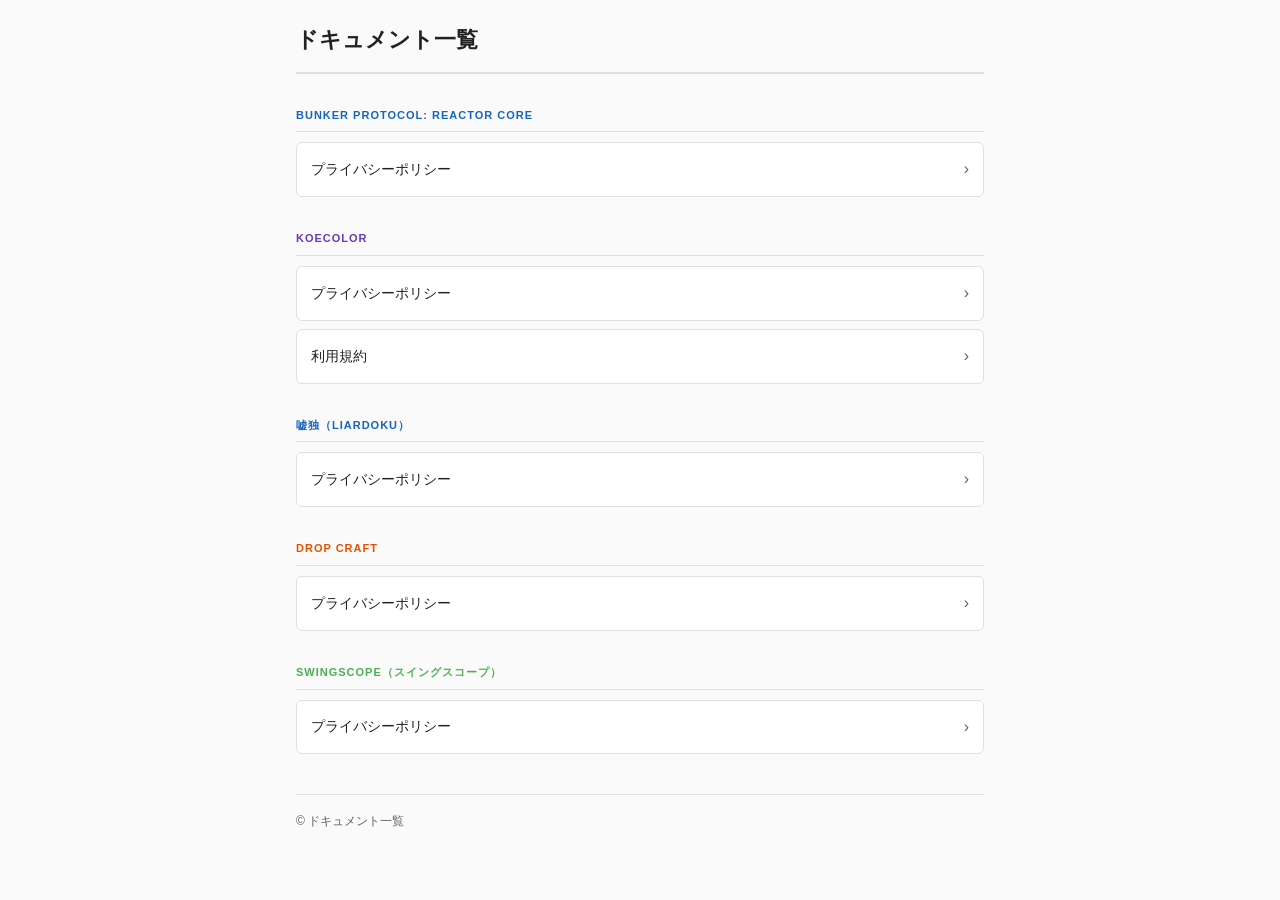
<file: docs/index.html>
<!DOCTYPE html>
<html lang="ja">
<head>
  <meta charset="UTF-8">
  <meta name="viewport" content="width=device-width, initial-scale=1.0">
  <title>ドキュメント一覧</title>
  <link rel="stylesheet" href="css/base.css">
  <style>
    header { border-bottom-color: var(--border); margin-bottom: 32px; }
  </style>
</head>
<body>

<header>
  <h1>ドキュメント一覧</h1>
</header>

<div class="section">
  <div class="section-title" style="color: #1565C0;">BUNKER PROTOCOL: Reactor Core</div>
  <ul class="doc-list">
    <li>
      <a href="bunker-protocol-privacy-policy.html">
        <span class="doc-name">プライバシーポリシー</span>
        <span class="doc-arrow">›</span>
      </a>
    </li>
  </ul>
</div>

<div class="section">
  <div class="section-title" style="color: #673AB7;">KoeColor</div>
  <ul class="doc-list">
    <li>
      <a href="privacy-policy.html">
        <span class="doc-name">プライバシーポリシー</span>
        <span class="doc-arrow">›</span>
      </a>
    </li>
    <li>
      <a href="terms-of-service.html">
        <span class="doc-name">利用規約</span>
        <span class="doc-arrow">›</span>
      </a>
    </li>
  </ul>
</div>

<div class="section">
  <div class="section-title" style="color: #1565C0;">嘘独（LiarDoku）</div>
  <ul class="doc-list">
    <li>
      <a href="liardoku-privacy-policy.html">
        <span class="doc-name">プライバシーポリシー</span>
        <span class="doc-arrow">›</span>
      </a>
    </li>
  </ul>
</div>

<div class="section">
  <div class="section-title" style="color: #E65100;">Drop Craft</div>
  <ul class="doc-list">
    <li>
      <a href="drop-craft-privacy-policy.html">
        <span class="doc-name">プライバシーポリシー</span>
        <span class="doc-arrow">›</span>
      </a>
    </li>
  </ul>
</div>

<div class="section">
  <div class="section-title" style="color: #4CAF50;">SwingScope（スイングスコープ）</div>
  <ul class="doc-list">
    <li>
      <a href="swingscope-privacy-policy.html">
        <span class="doc-name">プライバシーポリシー</span>
        <span class="doc-arrow">›</span>
      </a>
    </li>
  </ul>
</div>

<footer>
  &copy; ドキュメント一覧
</footer>

</body>
</html>
</file>
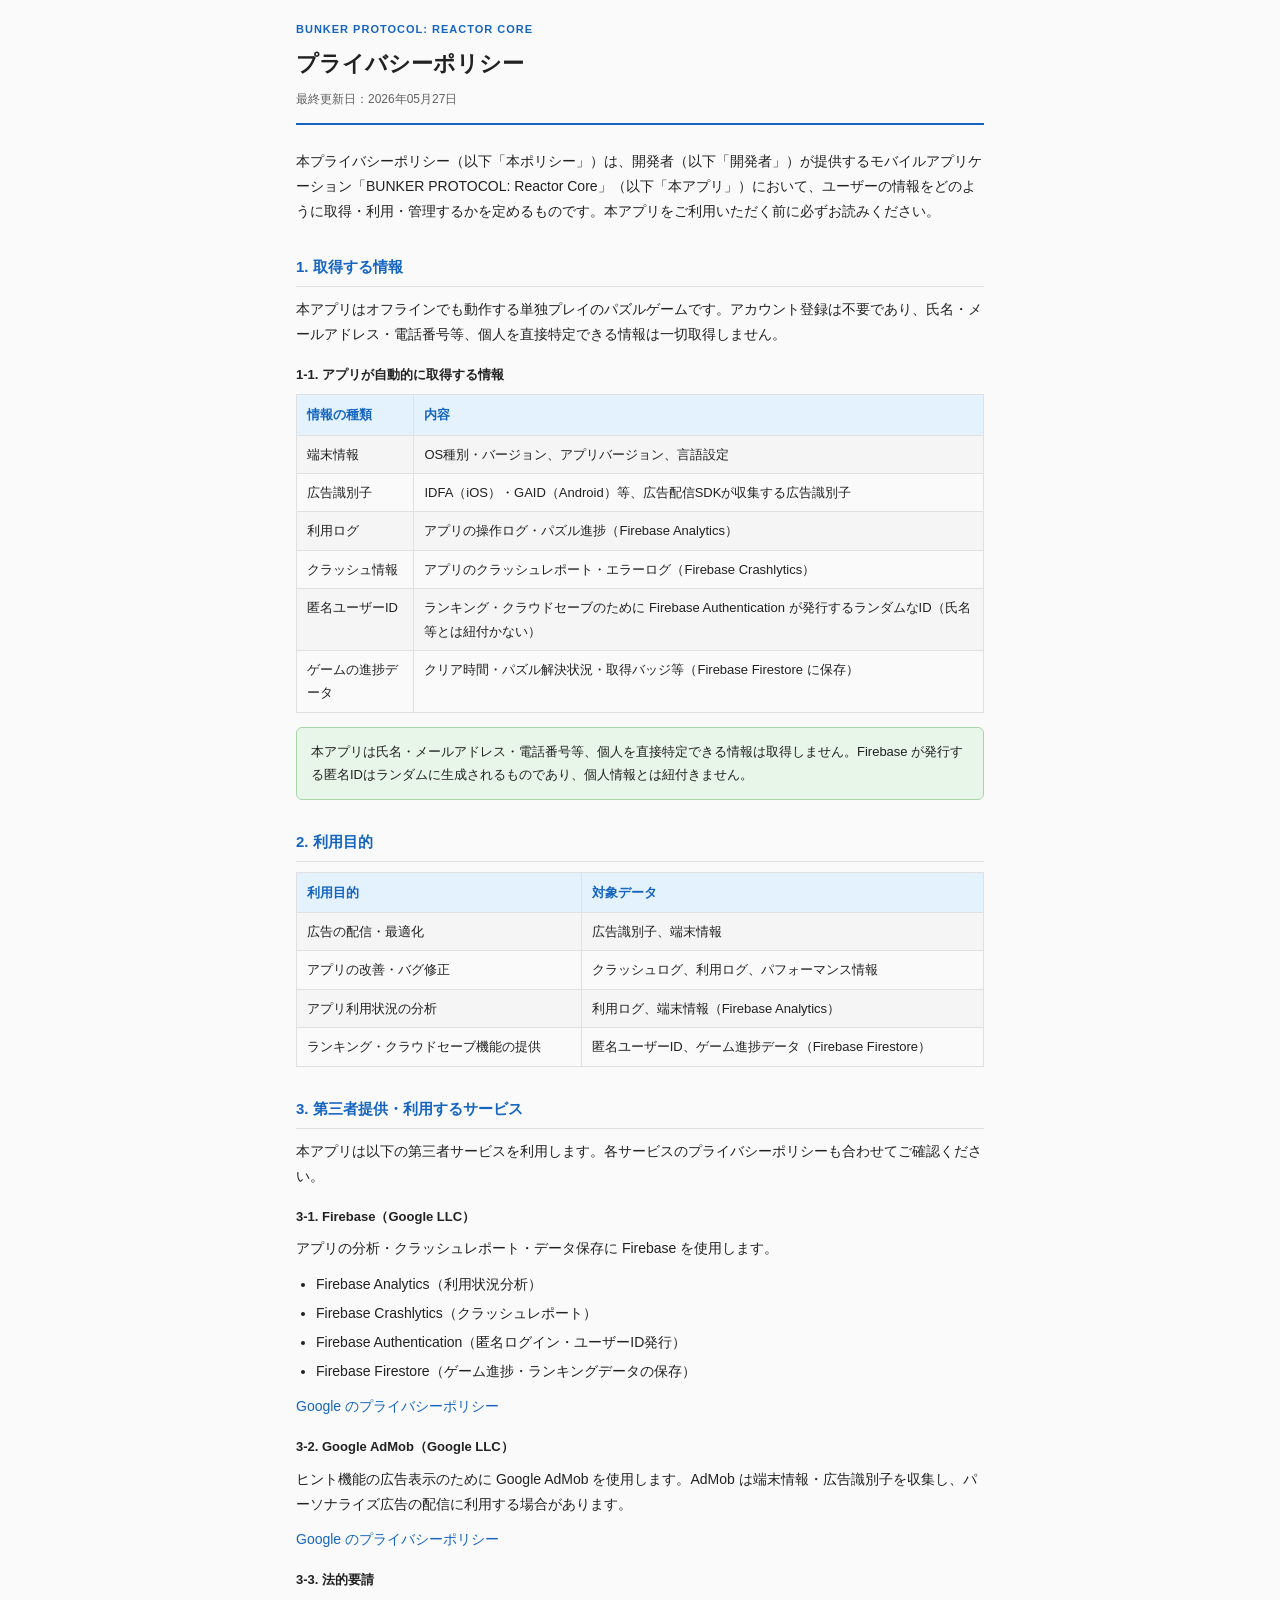
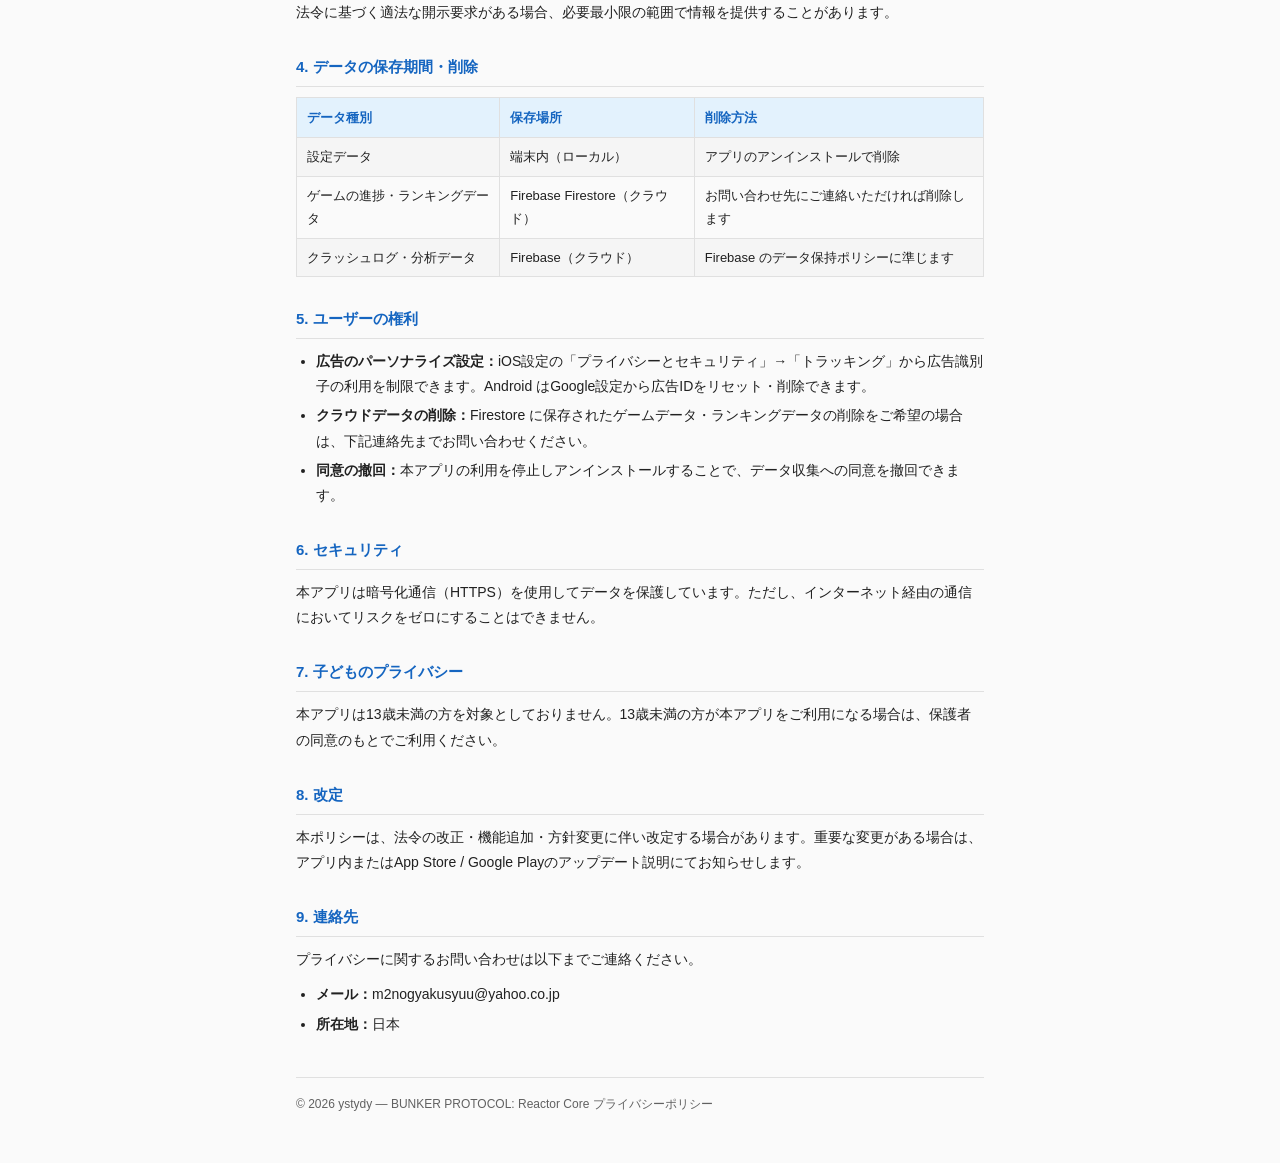
<file: docs/bunker-protocol-privacy-policy.html>
<!DOCTYPE html>
<html lang="ja">
<head>
  <meta charset="UTF-8">
  <meta name="viewport" content="width=device-width, initial-scale=1.0">
  <title>プライバシーポリシー - BUNKER PROTOCOL: Reactor Core</title>
  <link rel="stylesheet" href="css/base.css">
  <style>
    :root {
      --accent:           #1565C0;
      --th-bg:            #E3F2FD;
      --important-bg:     #E8F5E9;
      --important-border: #A5D6A7;
    }
  </style>
</head>
<body>

<header>
  <div class="app-name">BUNKER PROTOCOL: Reactor Core</div>
  <h1>プライバシーポリシー</h1>
  <div class="date">最終更新日：2026年05月27日</div>
</header>

<p>本プライバシーポリシー（以下「本ポリシー」）は、開発者（以下「開発者」）が提供するモバイルアプリケーション「BUNKER PROTOCOL: Reactor Core」（以下「本アプリ」）において、ユーザーの情報をどのように取得・利用・管理するかを定めるものです。本アプリをご利用いただく前に必ずお読みください。</p>

<h2>1. 取得する情報</h2>

<p>本アプリはオフラインでも動作する単独プレイのパズルゲームです。アカウント登録は不要であり、氏名・メールアドレス・電話番号等、個人を直接特定できる情報は一切取得しません。</p>

<h3>1-1. アプリが自動的に取得する情報</h3>
<table>
  <tr><th>情報の種類</th><th>内容</th></tr>
  <tr><td>端末情報</td><td>OS種別・バージョン、アプリバージョン、言語設定</td></tr>
  <tr><td>広告識別子</td><td>IDFA（iOS）・GAID（Android）等、広告配信SDKが収集する広告識別子</td></tr>
  <tr><td>利用ログ</td><td>アプリの操作ログ・パズル進捗（Firebase Analytics）</td></tr>
  <tr><td>クラッシュ情報</td><td>アプリのクラッシュレポート・エラーログ（Firebase Crashlytics）</td></tr>
  <tr><td>匿名ユーザーID</td><td>ランキング・クラウドセーブのために Firebase Authentication が発行するランダムなID（氏名等とは紐付かない）</td></tr>
  <tr><td>ゲームの進捗データ</td><td>クリア時間・パズル解決状況・取得バッジ等（Firebase Firestore に保存）</td></tr>
</table>

<div class="important">本アプリは氏名・メールアドレス・電話番号等、個人を直接特定できる情報は取得しません。Firebase が発行する匿名IDはランダムに生成されるものであり、個人情報とは紐付きません。</div>

<h2>2. 利用目的</h2>
<table>
  <tr><th>利用目的</th><th>対象データ</th></tr>
  <tr><td>広告の配信・最適化</td><td>広告識別子、端末情報</td></tr>
  <tr><td>アプリの改善・バグ修正</td><td>クラッシュログ、利用ログ、パフォーマンス情報</td></tr>
  <tr><td>アプリ利用状況の分析</td><td>利用ログ、端末情報（Firebase Analytics）</td></tr>
  <tr><td>ランキング・クラウドセーブ機能の提供</td><td>匿名ユーザーID、ゲーム進捗データ（Firebase Firestore）</td></tr>
</table>

<h2>3. 第三者提供・利用するサービス</h2>
<p>本アプリは以下の第三者サービスを利用します。各サービスのプライバシーポリシーも合わせてご確認ください。</p>

<h3>3-1. Firebase（Google LLC）</h3>
<p>アプリの分析・クラッシュレポート・データ保存に Firebase を使用します。</p>
<ul>
  <li>Firebase Analytics（利用状況分析）</li>
  <li>Firebase Crashlytics（クラッシュレポート）</li>
  <li>Firebase Authentication（匿名ログイン・ユーザーID発行）</li>
  <li>Firebase Firestore（ゲーム進捗・ランキングデータの保存）</li>
</ul>
<p><a href="https://policies.google.com/privacy" target="_blank">Google のプライバシーポリシー</a></p>

<h3>3-2. Google AdMob（Google LLC）</h3>
<p>ヒント機能の広告表示のために Google AdMob を使用します。AdMob は端末情報・広告識別子を収集し、パーソナライズ広告の配信に利用する場合があります。</p>
<p><a href="https://policies.google.com/privacy" target="_blank">Google のプライバシーポリシー</a></p>

<h3>3-3. 法的要請</h3>
<p>法令に基づく適法な開示要求がある場合、必要最小限の範囲で情報を提供することがあります。</p>

<h2>4. データの保存期間・削除</h2>
<table>
  <tr><th>データ種別</th><th>保存場所</th><th>削除方法</th></tr>
  <tr><td>設定データ</td><td>端末内（ローカル）</td><td>アプリのアンインストールで削除</td></tr>
  <tr><td>ゲームの進捗・ランキングデータ</td><td>Firebase Firestore（クラウド）</td><td>お問い合わせ先にご連絡いただければ削除します</td></tr>
  <tr><td>クラッシュログ・分析データ</td><td>Firebase（クラウド）</td><td>Firebase のデータ保持ポリシーに準じます</td></tr>
</table>

<h2>5. ユーザーの権利</h2>
<ul>
  <li><strong>広告のパーソナライズ設定：</strong>iOS設定の「プライバシーとセキュリティ」→「トラッキング」から広告識別子の利用を制限できます。Android はGoogle設定から広告IDをリセット・削除できます。</li>
  <li><strong>クラウドデータの削除：</strong>Firestore に保存されたゲームデータ・ランキングデータの削除をご希望の場合は、下記連絡先までお問い合わせください。</li>
  <li><strong>同意の撤回：</strong>本アプリの利用を停止しアンインストールすることで、データ収集への同意を撤回できます。</li>
</ul>

<h2>6. セキュリティ</h2>
<p>本アプリは暗号化通信（HTTPS）を使用してデータを保護しています。ただし、インターネット経由の通信においてリスクをゼロにすることはできません。</p>

<h2>7. 子どものプライバシー</h2>
<p>本アプリは13歳未満の方を対象としておりません。13歳未満の方が本アプリをご利用になる場合は、保護者の同意のもとでご利用ください。</p>

<h2>8. 改定</h2>
<p>本ポリシーは、法令の改正・機能追加・方針変更に伴い改定する場合があります。重要な変更がある場合は、アプリ内またはApp Store / Google Playのアップデート説明にてお知らせします。</p>

<h2>9. 連絡先</h2>
<p>プライバシーに関するお問い合わせは以下までご連絡ください。</p>
<ul>
  <li><strong>メール：</strong>m2nogyakusyuu@yahoo.co.jp</li>
  <li><strong>所在地：</strong>日本</li>
</ul>

<footer>
  &copy; 2026 ystydy — BUNKER PROTOCOL: Reactor Core プライバシーポリシー
</footer>

</body>
</html>
</file>
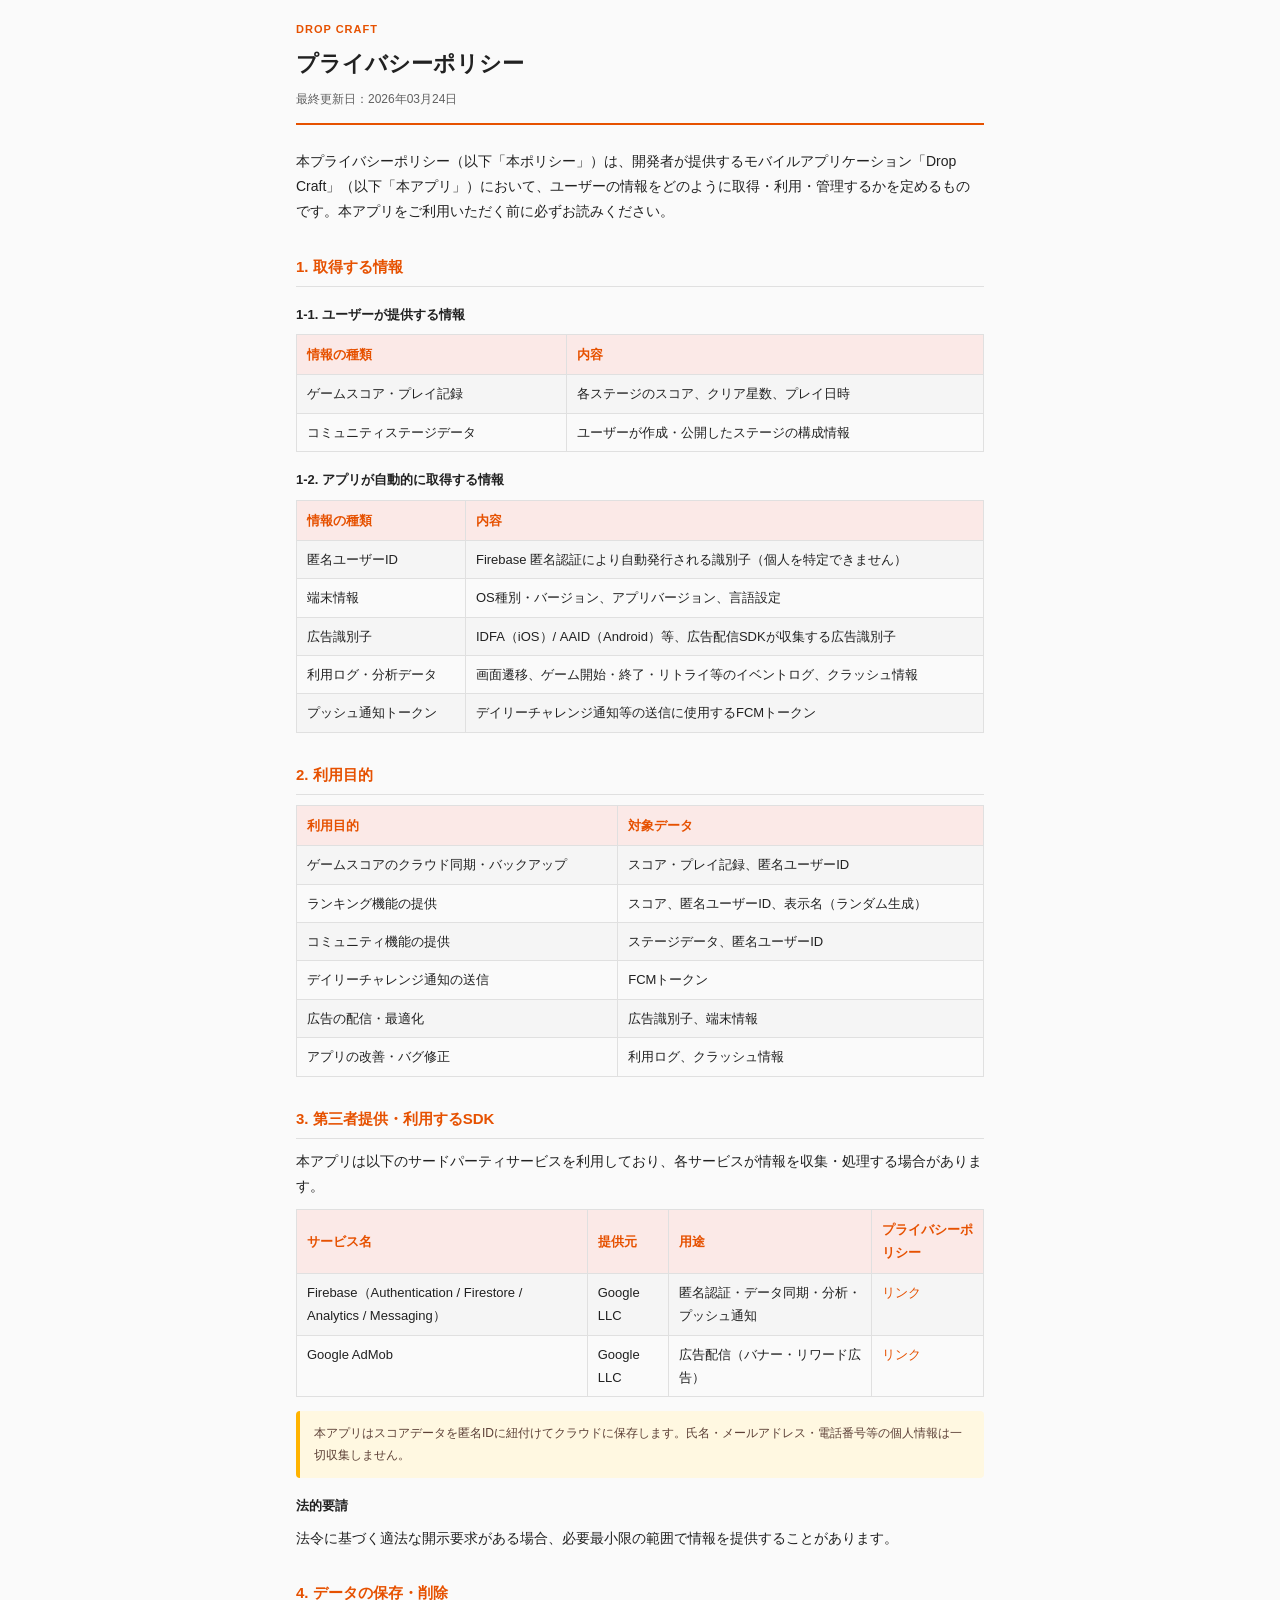
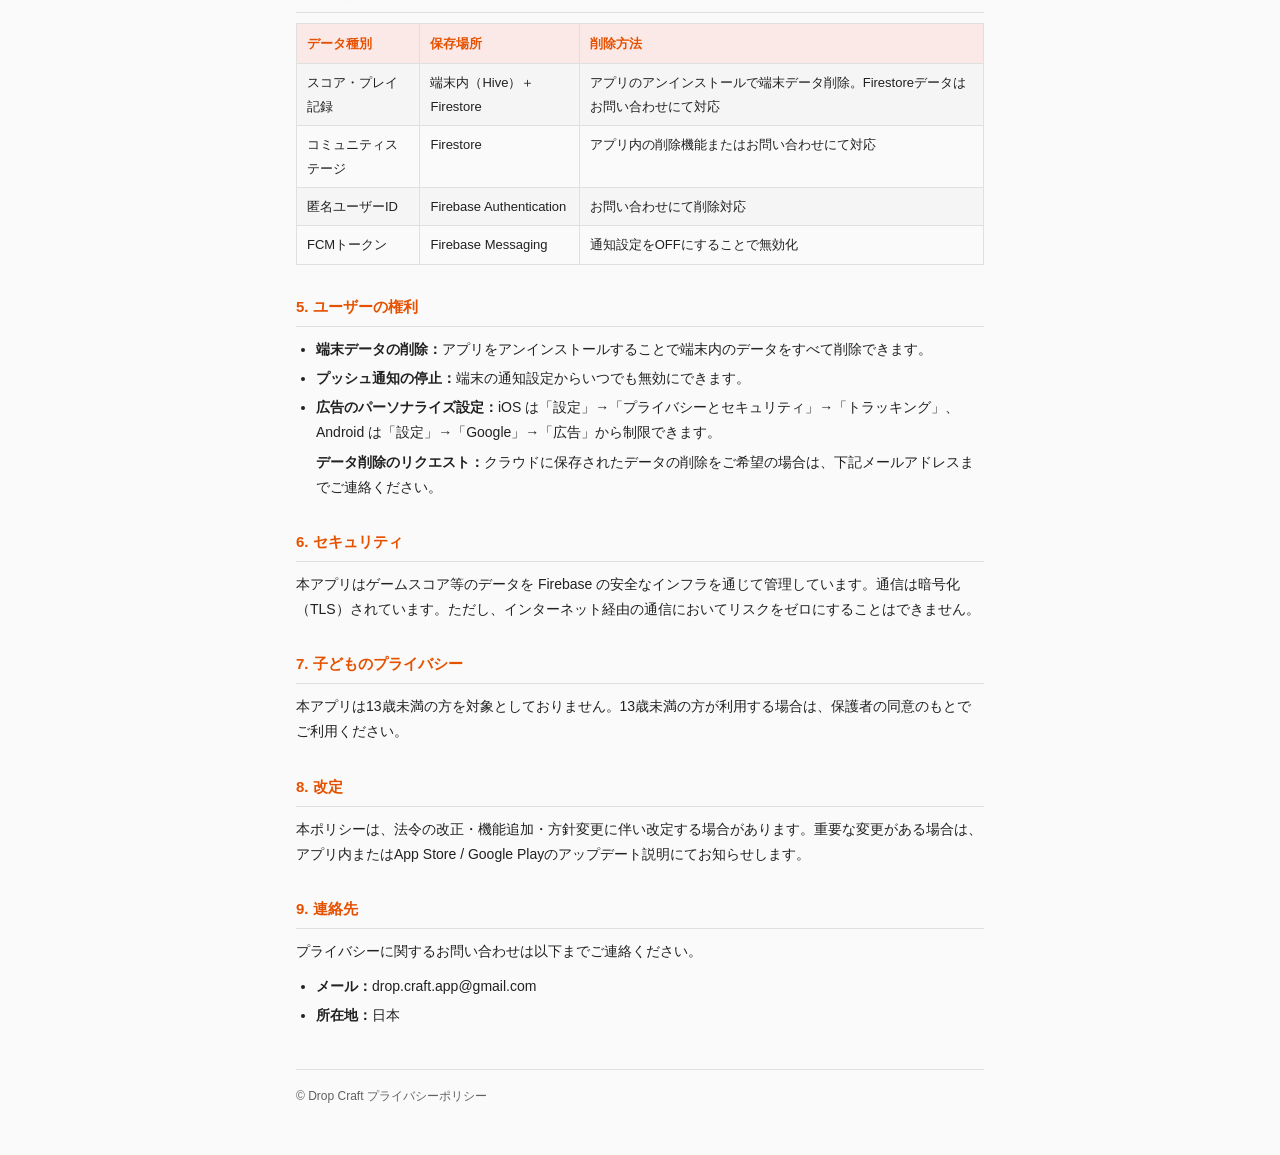
<file: docs/drop-craft-privacy-policy.html>
<!DOCTYPE html>
<html lang="ja">
<head>
  <meta charset="UTF-8">
  <meta name="viewport" content="width=device-width, initial-scale=1.0">
  <title>プライバシーポリシー - Drop Craft</title>
  <link rel="stylesheet" href="css/base.css">
  <style>
    :root {
      --accent: #E65100;
      --th-bg:  #FBE9E7;
    }
  </style>
</head>
<body>

<header>
  <div class="app-name">Drop Craft</div>
  <h1>プライバシーポリシー</h1>
  <div class="date">最終更新日：2026年03月24日</div>
</header>

<p>本プライバシーポリシー（以下「本ポリシー」）は、開発者が提供するモバイルアプリケーション「Drop Craft」（以下「本アプリ」）において、ユーザーの情報をどのように取得・利用・管理するかを定めるものです。本アプリをご利用いただく前に必ずお読みください。</p>

<h2>1. 取得する情報</h2>

<h3>1-1. ユーザーが提供する情報</h3>
<table>
  <tr><th>情報の種類</th><th>内容</th></tr>
  <tr><td>ゲームスコア・プレイ記録</td><td>各ステージのスコア、クリア星数、プレイ日時</td></tr>
  <tr><td>コミュニティステージデータ</td><td>ユーザーが作成・公開したステージの構成情報</td></tr>
</table>

<h3>1-2. アプリが自動的に取得する情報</h3>
<table>
  <tr><th>情報の種類</th><th>内容</th></tr>
  <tr><td>匿名ユーザーID</td><td>Firebase 匿名認証により自動発行される識別子（個人を特定できません）</td></tr>
  <tr><td>端末情報</td><td>OS種別・バージョン、アプリバージョン、言語設定</td></tr>
  <tr><td>広告識別子</td><td>IDFA（iOS）/ AAID（Android）等、広告配信SDKが収集する広告識別子</td></tr>
  <tr><td>利用ログ・分析データ</td><td>画面遷移、ゲーム開始・終了・リトライ等のイベントログ、クラッシュ情報</td></tr>
  <tr><td>プッシュ通知トークン</td><td>デイリーチャレンジ通知等の送信に使用するFCMトークン</td></tr>
</table>

<h2>2. 利用目的</h2>
<table>
  <tr><th>利用目的</th><th>対象データ</th></tr>
  <tr><td>ゲームスコアのクラウド同期・バックアップ</td><td>スコア・プレイ記録、匿名ユーザーID</td></tr>
  <tr><td>ランキング機能の提供</td><td>スコア、匿名ユーザーID、表示名（ランダム生成）</td></tr>
  <tr><td>コミュニティ機能の提供</td><td>ステージデータ、匿名ユーザーID</td></tr>
  <tr><td>デイリーチャレンジ通知の送信</td><td>FCMトークン</td></tr>
  <tr><td>広告の配信・最適化</td><td>広告識別子、端末情報</td></tr>
  <tr><td>アプリの改善・バグ修正</td><td>利用ログ、クラッシュ情報</td></tr>
</table>

<h2>3. 第三者提供・利用するSDK</h2>
<p>本アプリは以下のサードパーティサービスを利用しており、各サービスが情報を収集・処理する場合があります。</p>

<table>
  <tr><th>サービス名</th><th>提供元</th><th>用途</th><th>プライバシーポリシー</th></tr>
  <tr>
    <td>Firebase（Authentication / Firestore / Analytics / Messaging）</td>
    <td>Google LLC</td>
    <td>匿名認証・データ同期・分析・プッシュ通知</td>
    <td><a href="https://firebase.google.com/support/privacy" target="_blank">リンク</a></td>
  </tr>
  <tr>
    <td>Google AdMob</td>
    <td>Google LLC</td>
    <td>広告配信（バナー・リワード広告）</td>
    <td><a href="https://policies.google.com/privacy" target="_blank">リンク</a></td>
  </tr>
</table>

<div class="note">本アプリはスコアデータを匿名IDに紐付けてクラウドに保存します。氏名・メールアドレス・電話番号等の個人情報は一切収集しません。</div>

<h3>法的要請</h3>
<p>法令に基づく適法な開示要求がある場合、必要最小限の範囲で情報を提供することがあります。</p>

<h2>4. データの保存・削除</h2>
<table>
  <tr><th>データ種別</th><th>保存場所</th><th>削除方法</th></tr>
  <tr><td>スコア・プレイ記録</td><td>端末内（Hive）＋ Firestore</td><td>アプリのアンインストールで端末データ削除。Firestoreデータはお問い合わせにて対応</td></tr>
  <tr><td>コミュニティステージ</td><td>Firestore</td><td>アプリ内の削除機能またはお問い合わせにて対応</td></tr>
  <tr><td>匿名ユーザーID</td><td>Firebase Authentication</td><td>お問い合わせにて削除対応</td></tr>
  <tr><td>FCMトークン</td><td>Firebase Messaging</td><td>通知設定をOFFにすることで無効化</td></tr>
</table>

<h2>5. ユーザーの権利</h2>
<ul>
  <li><strong>端末データの削除：</strong>アプリをアンインストールすることで端末内のデータをすべて削除できます。</li>
  <li><strong>プッシュ通知の停止：</strong>端末の通知設定からいつでも無効にできます。</li>
  <li><strong>広告のパーソナライズ設定：</strong>iOS は「設定」→「プライバシーとセキュリティ」→「トラッキング」、Android は「設定」→「Google」→「広告」から制限できます。</li>
  <tr><strong>データ削除のリクエスト：</strong>クラウドに保存されたデータの削除をご希望の場合は、下記メールアドレスまでご連絡ください。</tr>
</ul>

<h2>6. セキュリティ</h2>
<p>本アプリはゲームスコア等のデータを Firebase の安全なインフラを通じて管理しています。通信は暗号化（TLS）されています。ただし、インターネット経由の通信においてリスクをゼロにすることはできません。</p>

<h2>7. 子どものプライバシー</h2>
<p>本アプリは13歳未満の方を対象としておりません。13歳未満の方が利用する場合は、保護者の同意のもとでご利用ください。</p>

<h2>8. 改定</h2>
<p>本ポリシーは、法令の改正・機能追加・方針変更に伴い改定する場合があります。重要な変更がある場合は、アプリ内またはApp Store / Google Playのアップデート説明にてお知らせします。</p>

<h2>9. 連絡先</h2>
<p>プライバシーに関するお問い合わせは以下までご連絡ください。</p>
<ul>
  <li><strong>メール：</strong>drop.craft.app@gmail.com</li>
  <li><strong>所在地：</strong>日本</li>
</ul>

<footer>
  &copy; Drop Craft プライバシーポリシー
</footer>

</body>
</html>
</file>
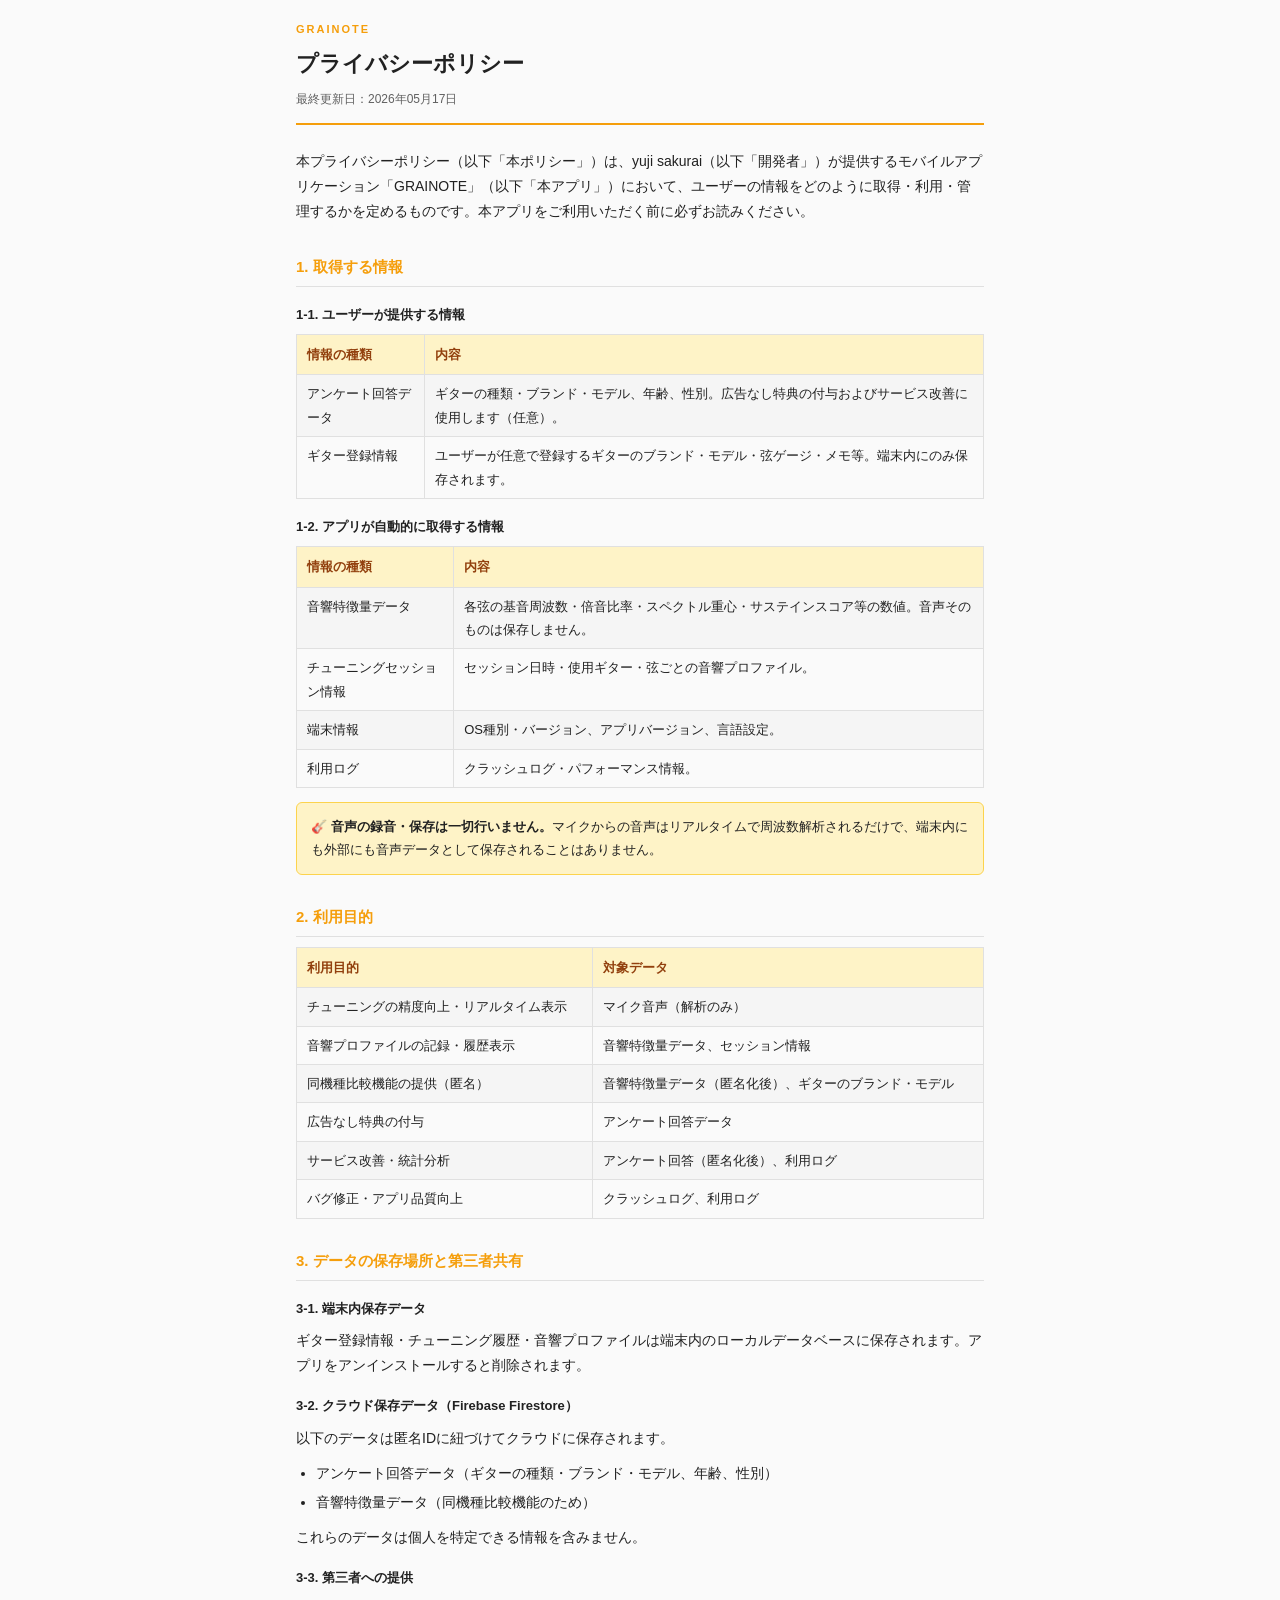
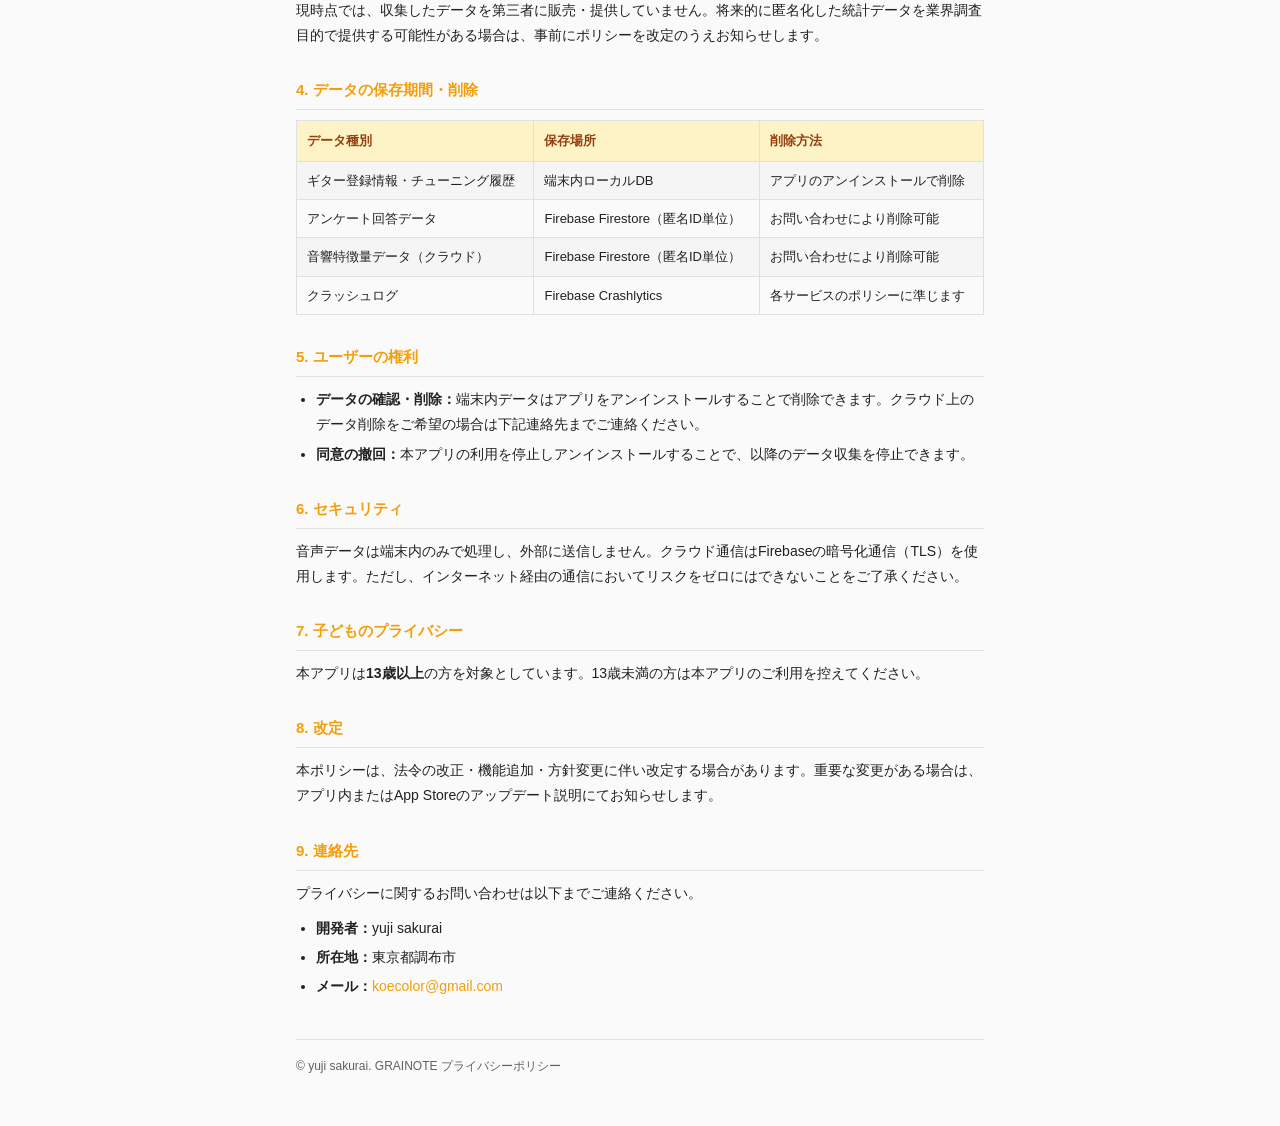
<file: docs/grainote-privacy-policy.html>
<!DOCTYPE html>
<html lang="ja">
<head>
  <meta charset="UTF-8">
  <meta name="viewport" content="width=device-width, initial-scale=1.0">
  <title>プライバシーポリシー - GRAINOTE</title>
  <link rel="stylesheet" href="css/base.css">
  <style>
    :root {
      --accent:             #F59E0B;
      --th-bg:              #FEF3C7;
      --th-color:           #92400E;
      --important-bg:       #FEF3C7;
      --important-border:   #FCD34D;
      --app-name-letter-spacing: 2px;
    }
  </style>
</head>
<body>

<header>
  <div class="app-name">GRAINOTE</div>
  <h1>プライバシーポリシー</h1>
  <div class="date">最終更新日：2026年05月17日</div>
</header>

<p>本プライバシーポリシー（以下「本ポリシー」）は、yuji sakurai（以下「開発者」）が提供するモバイルアプリケーション「GRAINOTE」（以下「本アプリ」）において、ユーザーの情報をどのように取得・利用・管理するかを定めるものです。本アプリをご利用いただく前に必ずお読みください。</p>

<h2>1. 取得する情報</h2>

<h3>1-1. ユーザーが提供する情報</h3>
<table>
  <tr><th>情報の種類</th><th>内容</th></tr>
  <tr><td>アンケート回答データ</td><td>ギターの種類・ブランド・モデル、年齢、性別。広告なし特典の付与およびサービス改善に使用します（任意）。</td></tr>
  <tr><td>ギター登録情報</td><td>ユーザーが任意で登録するギターのブランド・モデル・弦ゲージ・メモ等。端末内にのみ保存されます。</td></tr>
</table>

<h3>1-2. アプリが自動的に取得する情報</h3>
<table>
  <tr><th>情報の種類</th><th>内容</th></tr>
  <tr><td>音響特徴量データ</td><td>各弦の基音周波数・倍音比率・スペクトル重心・サステインスコア等の数値。音声そのものは保存しません。</td></tr>
  <tr><td>チューニングセッション情報</td><td>セッション日時・使用ギター・弦ごとの音響プロファイル。</td></tr>
  <tr><td>端末情報</td><td>OS種別・バージョン、アプリバージョン、言語設定。</td></tr>
  <tr><td>利用ログ</td><td>クラッシュログ・パフォーマンス情報。</td></tr>
</table>

<div class="important">
  🎸 <strong>音声の録音・保存は一切行いません。</strong>マイクからの音声はリアルタイムで周波数解析されるだけで、端末内にも外部にも音声データとして保存されることはありません。
</div>

<h2>2. 利用目的</h2>
<table>
  <tr><th>利用目的</th><th>対象データ</th></tr>
  <tr><td>チューニングの精度向上・リアルタイム表示</td><td>マイク音声（解析のみ）</td></tr>
  <tr><td>音響プロファイルの記録・履歴表示</td><td>音響特徴量データ、セッション情報</td></tr>
  <tr><td>同機種比較機能の提供（匿名）</td><td>音響特徴量データ（匿名化後）、ギターのブランド・モデル</td></tr>
  <tr><td>広告なし特典の付与</td><td>アンケート回答データ</td></tr>
  <tr><td>サービス改善・統計分析</td><td>アンケート回答（匿名化後）、利用ログ</td></tr>
  <tr><td>バグ修正・アプリ品質向上</td><td>クラッシュログ、利用ログ</td></tr>
</table>

<h2>3. データの保存場所と第三者共有</h2>

<h3>3-1. 端末内保存データ</h3>
<p>ギター登録情報・チューニング履歴・音響プロファイルは端末内のローカルデータベースに保存されます。アプリをアンインストールすると削除されます。</p>

<h3>3-2. クラウド保存データ（Firebase Firestore）</h3>
<p>以下のデータは匿名IDに紐づけてクラウドに保存されます。</p>
<ul>
  <li>アンケート回答データ（ギターの種類・ブランド・モデル、年齢、性別）</li>
  <li>音響特徴量データ（同機種比較機能のため）</li>
</ul>
<p>これらのデータは個人を特定できる情報を含みません。</p>

<h3>3-3. 第三者への提供</h3>
<p>現時点では、収集したデータを第三者に販売・提供していません。将来的に匿名化した統計データを業界調査目的で提供する可能性がある場合は、事前にポリシーを改定のうえお知らせします。</p>

<h2>4. データの保存期間・削除</h2>
<table>
  <tr><th>データ種別</th><th>保存場所</th><th>削除方法</th></tr>
  <tr><td>ギター登録情報・チューニング履歴</td><td>端末内ローカルDB</td><td>アプリのアンインストールで削除</td></tr>
  <tr><td>アンケート回答データ</td><td>Firebase Firestore（匿名ID単位）</td><td>お問い合わせにより削除可能</td></tr>
  <tr><td>音響特徴量データ（クラウド）</td><td>Firebase Firestore（匿名ID単位）</td><td>お問い合わせにより削除可能</td></tr>
  <tr><td>クラッシュログ</td><td>Firebase Crashlytics</td><td>各サービスのポリシーに準じます</td></tr>
</table>

<h2>5. ユーザーの権利</h2>
<ul>
  <li><strong>データの確認・削除：</strong>端末内データはアプリをアンインストールすることで削除できます。クラウド上のデータ削除をご希望の場合は下記連絡先までご連絡ください。</li>
  <li><strong>同意の撤回：</strong>本アプリの利用を停止しアンインストールすることで、以降のデータ収集を停止できます。</li>
</ul>

<h2>6. セキュリティ</h2>
<p>音声データは端末内のみで処理し、外部に送信しません。クラウド通信はFirebaseの暗号化通信（TLS）を使用します。ただし、インターネット経由の通信においてリスクをゼロにはできないことをご了承ください。</p>

<h2>7. 子どものプライバシー</h2>
<p>本アプリは<strong>13歳以上</strong>の方を対象としています。13歳未満の方は本アプリのご利用を控えてください。</p>

<h2>8. 改定</h2>
<p>本ポリシーは、法令の改正・機能追加・方針変更に伴い改定する場合があります。重要な変更がある場合は、アプリ内またはApp Storeのアップデート説明にてお知らせします。</p>

<h2>9. 連絡先</h2>
<p>プライバシーに関するお問い合わせは以下までご連絡ください。</p>
<ul>
  <li><strong>開発者：</strong>yuji sakurai</li>
  <li><strong>所在地：</strong>東京都調布市</li>
  <li><strong>メール：</strong><a href="mailto:koecolor@gmail.com">koecolor@gmail.com</a></li>
</ul>

<footer>
  &copy; yuji sakurai. GRAINOTE プライバシーポリシー
</footer>

</body>
</html>
</file>
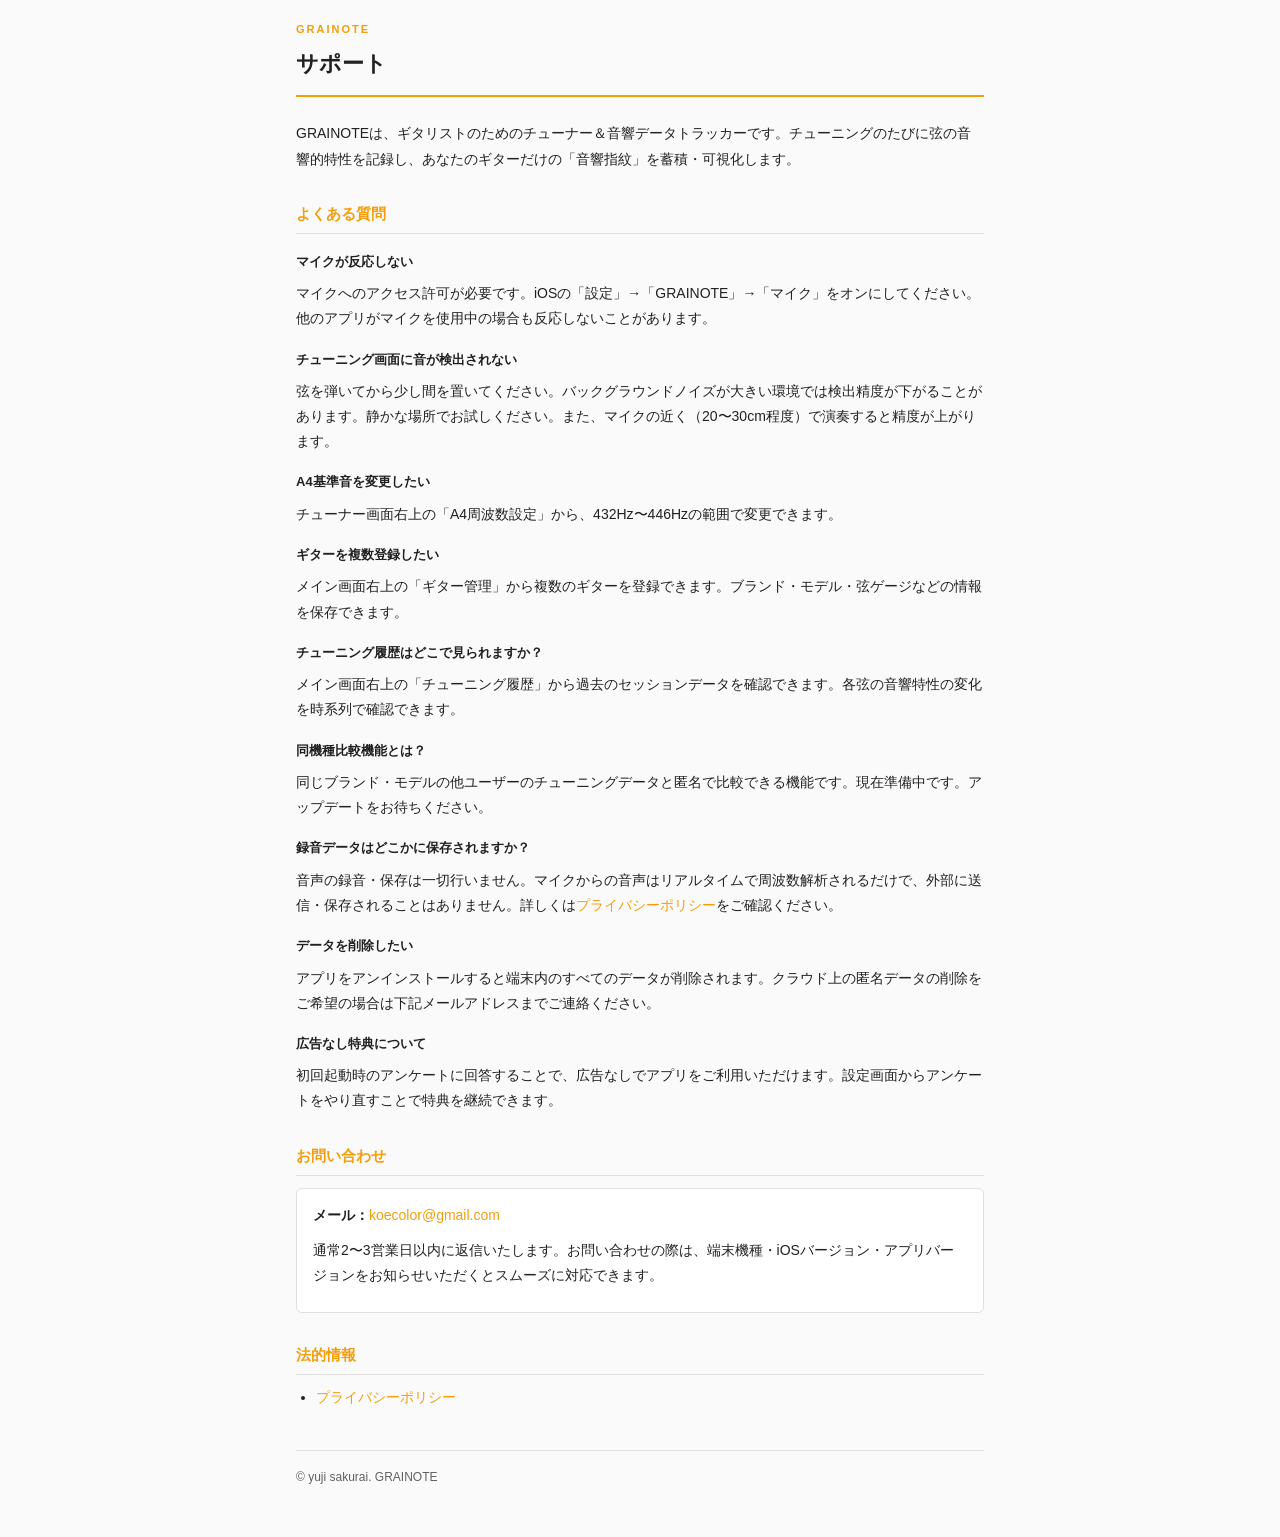
<file: docs/grainote-support.html>
<!DOCTYPE html>
<html lang="ja">
<head>
  <meta charset="UTF-8">
  <meta name="viewport" content="width=device-width, initial-scale=1.0">
  <title>サポート - GRAINOTE</title>
  <link rel="stylesheet" href="css/base.css">
  <style>
    :root {
      --accent: #F59E0B;
      --app-name-letter-spacing: 2px;
    }
  </style>
</head>
<body>

<header>
  <div class="app-name">GRAINOTE</div>
  <h1>サポート</h1>
</header>

<p>GRAINOTEは、ギタリストのためのチューナー＆音響データトラッカーです。チューニングのたびに弦の音響的特性を記録し、あなたのギターだけの「音響指紋」を蓄積・可視化します。</p>

<h2>よくある質問</h2>

<h3>マイクが反応しない</h3>
<p>マイクへのアクセス許可が必要です。iOSの「設定」→「GRAINOTE」→「マイク」をオンにしてください。他のアプリがマイクを使用中の場合も反応しないことがあります。</p>

<h3>チューニング画面に音が検出されない</h3>
<p>弦を弾いてから少し間を置いてください。バックグラウンドノイズが大きい環境では検出精度が下がることがあります。静かな場所でお試しください。また、マイクの近く（20〜30cm程度）で演奏すると精度が上がります。</p>

<h3>A4基準音を変更したい</h3>
<p>チューナー画面右上の「A4周波数設定」から、432Hz〜446Hzの範囲で変更できます。</p>

<h3>ギターを複数登録したい</h3>
<p>メイン画面右上の「ギター管理」から複数のギターを登録できます。ブランド・モデル・弦ゲージなどの情報を保存できます。</p>

<h3>チューニング履歴はどこで見られますか？</h3>
<p>メイン画面右上の「チューニング履歴」から過去のセッションデータを確認できます。各弦の音響特性の変化を時系列で確認できます。</p>

<h3>同機種比較機能とは？</h3>
<p>同じブランド・モデルの他ユーザーのチューニングデータと匿名で比較できる機能です。現在準備中です。アップデートをお待ちください。</p>

<h3>録音データはどこかに保存されますか？</h3>
<p>音声の録音・保存は一切行いません。マイクからの音声はリアルタイムで周波数解析されるだけで、外部に送信・保存されることはありません。詳しくは<a href="grainote-privacy-policy.html">プライバシーポリシー</a>をご確認ください。</p>

<h3>データを削除したい</h3>
<p>アプリをアンインストールすると端末内のすべてのデータが削除されます。クラウド上の匿名データの削除をご希望の場合は下記メールアドレスまでご連絡ください。</p>

<h3>広告なし特典について</h3>
<p>初回起動時のアンケートに回答することで、広告なしでアプリをご利用いただけます。設定画面からアンケートをやり直すことで特典を継続できます。</p>

<h2>お問い合わせ</h2>

<div class="contact-box">
  <p><strong>メール：</strong><a href="mailto:koecolor@gmail.com">koecolor@gmail.com</a></p>
  <p>通常2〜3営業日以内に返信いたします。お問い合わせの際は、端末機種・iOSバージョン・アプリバージョンをお知らせいただくとスムーズに対応できます。</p>
</div>

<h2>法的情報</h2>
<ul>
  <li><a href="grainote-privacy-policy.html">プライバシーポリシー</a></li>
</ul>

<footer>
  &copy; yuji sakurai. GRAINOTE
</footer>

</body>
</html>
</file>
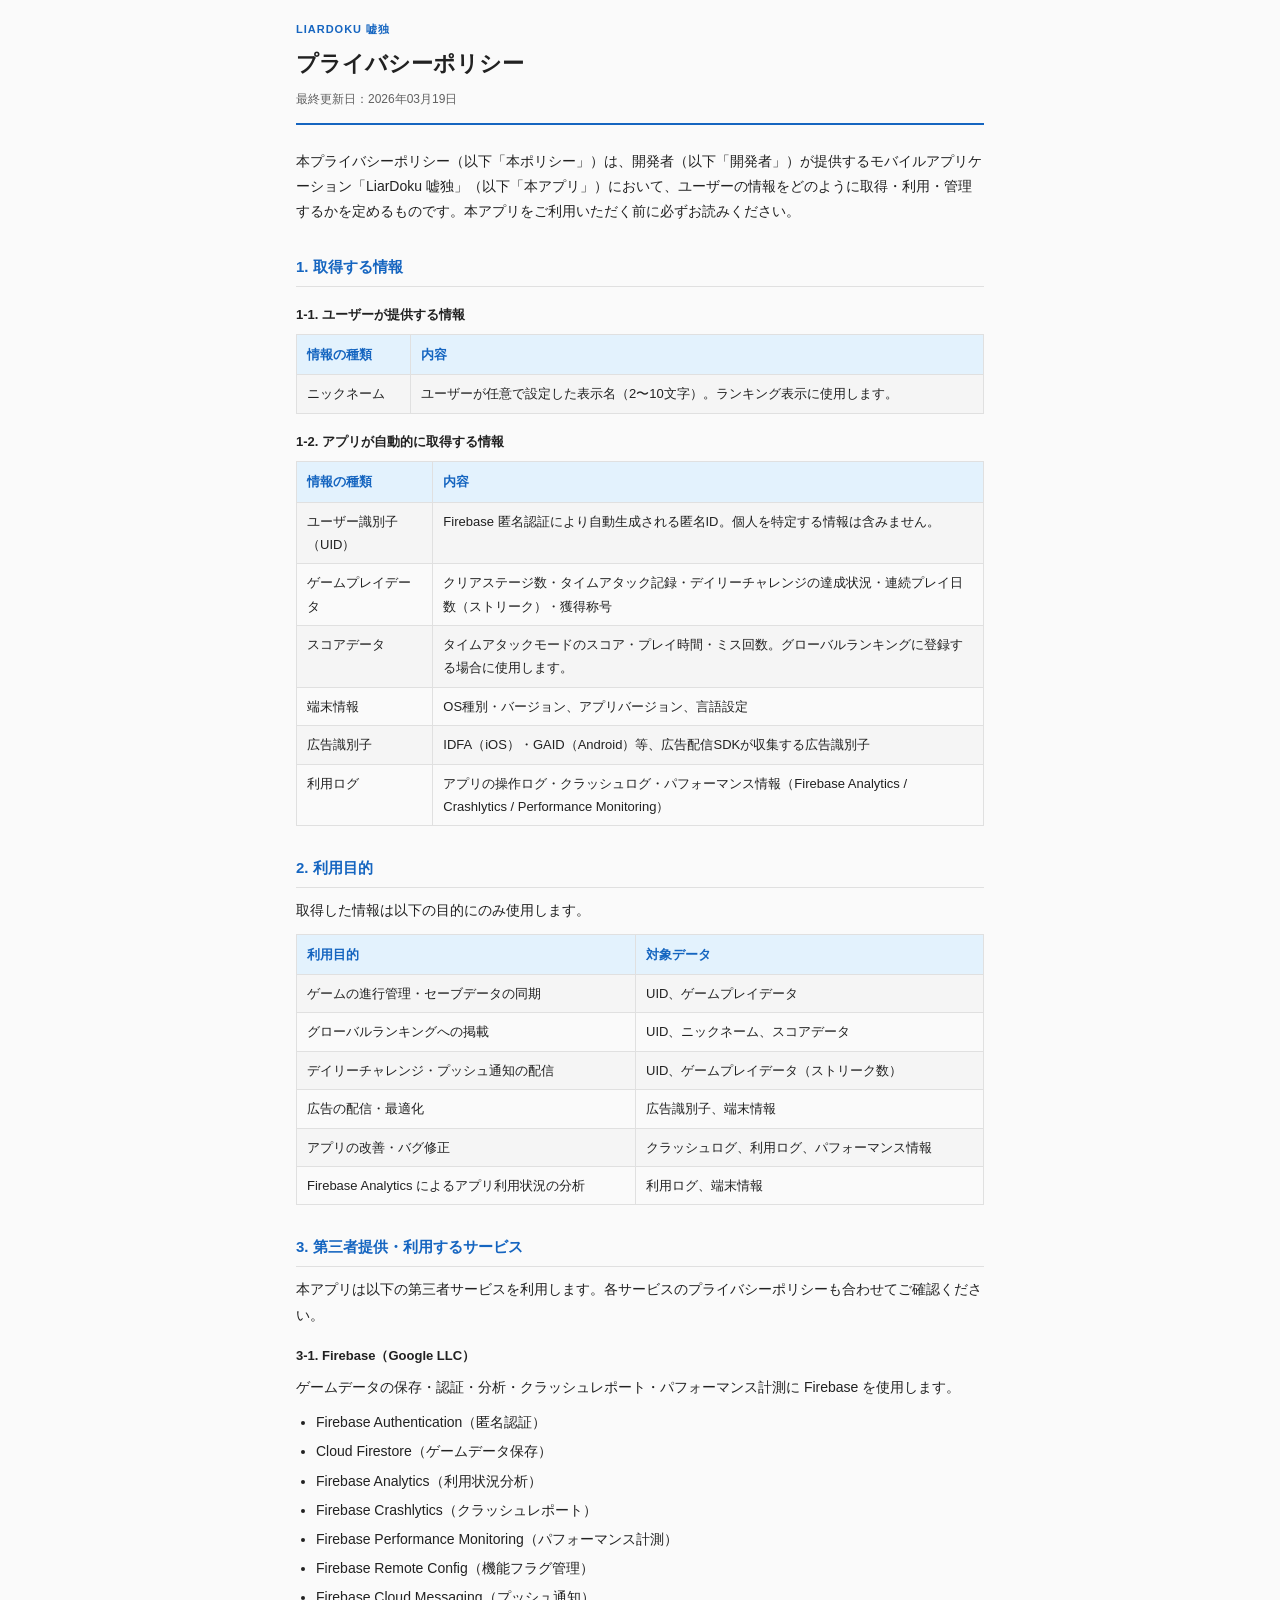
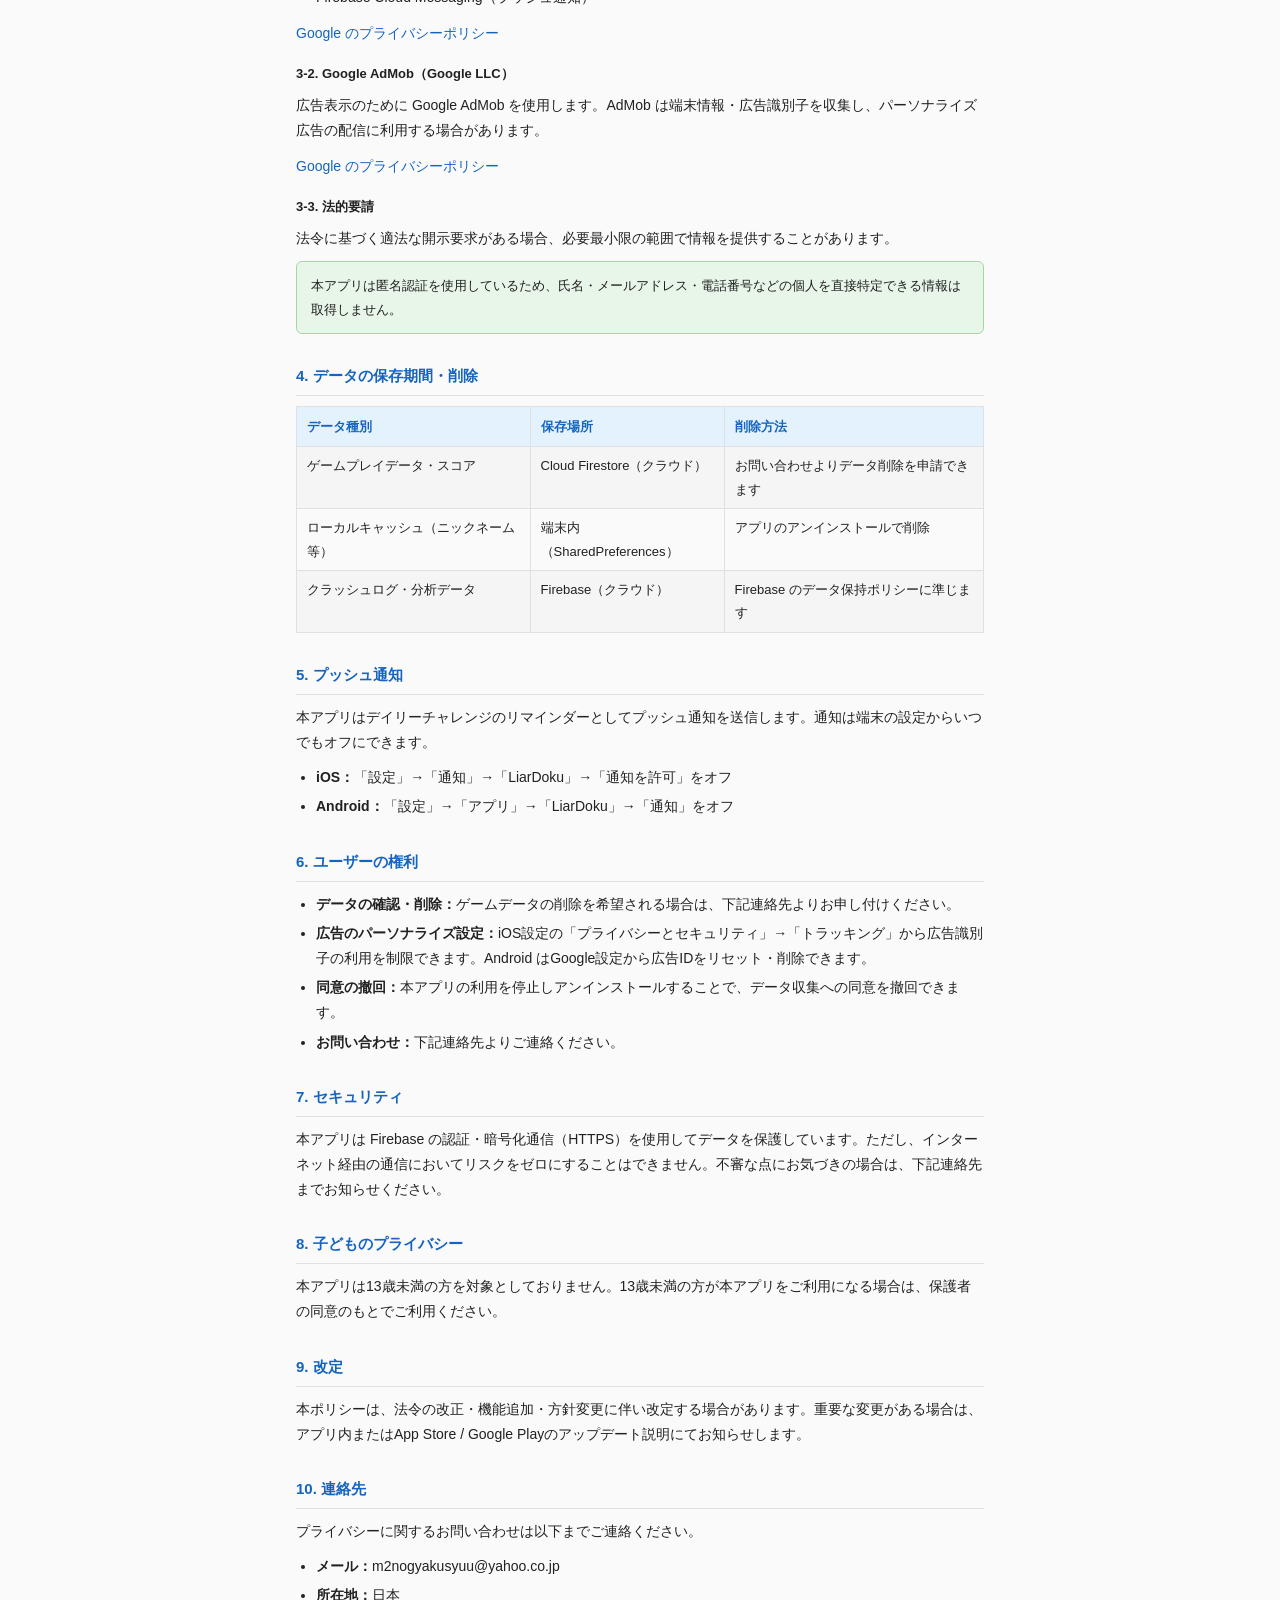
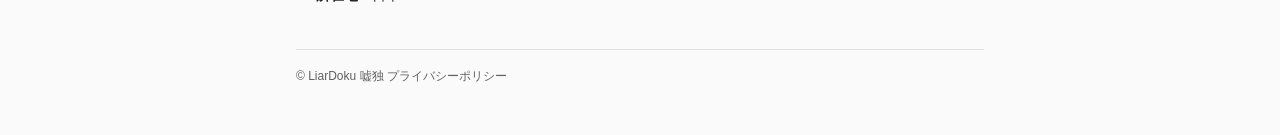
<file: docs/liardoku-privacy-policy.html>
<!DOCTYPE html>
<html lang="ja">
<head>
  <meta charset="UTF-8">
  <meta name="viewport" content="width=device-width, initial-scale=1.0">
  <title>プライバシーポリシー - LiarDoku 嘘独</title>
  <link rel="stylesheet" href="css/base.css">
  <style>
    :root {
      --accent:           #1565C0;
      --th-bg:            #E3F2FD;
      --important-bg:     #E8F5E9;
      --important-border: #A5D6A7;
    }
  </style>
</head>
<body>

<header>
  <div class="app-name">LiarDoku 嘘独</div>
  <h1>プライバシーポリシー</h1>
  <div class="date">最終更新日：2026年03月19日</div>
</header>

<p>本プライバシーポリシー（以下「本ポリシー」）は、開発者（以下「開発者」）が提供するモバイルアプリケーション「LiarDoku 嘘独」（以下「本アプリ」）において、ユーザーの情報をどのように取得・利用・管理するかを定めるものです。本アプリをご利用いただく前に必ずお読みください。</p>

<h2>1. 取得する情報</h2>

<h3>1-1. ユーザーが提供する情報</h3>
<table>
  <tr><th>情報の種類</th><th>内容</th></tr>
  <tr><td>ニックネーム</td><td>ユーザーが任意で設定した表示名（2〜10文字）。ランキング表示に使用します。</td></tr>
</table>

<h3>1-2. アプリが自動的に取得する情報</h3>
<table>
  <tr><th>情報の種類</th><th>内容</th></tr>
  <tr><td>ユーザー識別子（UID）</td><td>Firebase 匿名認証により自動生成される匿名ID。個人を特定する情報は含みません。</td></tr>
  <tr><td>ゲームプレイデータ</td><td>クリアステージ数・タイムアタック記録・デイリーチャレンジの達成状況・連続プレイ日数（ストリーク）・獲得称号</td></tr>
  <tr><td>スコアデータ</td><td>タイムアタックモードのスコア・プレイ時間・ミス回数。グローバルランキングに登録する場合に使用します。</td></tr>
  <tr><td>端末情報</td><td>OS種別・バージョン、アプリバージョン、言語設定</td></tr>
  <tr><td>広告識別子</td><td>IDFA（iOS）・GAID（Android）等、広告配信SDKが収集する広告識別子</td></tr>
  <tr><td>利用ログ</td><td>アプリの操作ログ・クラッシュログ・パフォーマンス情報（Firebase Analytics / Crashlytics / Performance Monitoring）</td></tr>
</table>

<h2>2. 利用目的</h2>
<p>取得した情報は以下の目的にのみ使用します。</p>
<table>
  <tr><th>利用目的</th><th>対象データ</th></tr>
  <tr><td>ゲームの進行管理・セーブデータの同期</td><td>UID、ゲームプレイデータ</td></tr>
  <tr><td>グローバルランキングへの掲載</td><td>UID、ニックネーム、スコアデータ</td></tr>
  <tr><td>デイリーチャレンジ・プッシュ通知の配信</td><td>UID、ゲームプレイデータ（ストリーク数）</td></tr>
  <tr><td>広告の配信・最適化</td><td>広告識別子、端末情報</td></tr>
  <tr><td>アプリの改善・バグ修正</td><td>クラッシュログ、利用ログ、パフォーマンス情報</td></tr>
  <tr><td>Firebase Analytics によるアプリ利用状況の分析</td><td>利用ログ、端末情報</td></tr>
</table>

<h2>3. 第三者提供・利用するサービス</h2>
<p>本アプリは以下の第三者サービスを利用します。各サービスのプライバシーポリシーも合わせてご確認ください。</p>

<h3>3-1. Firebase（Google LLC）</h3>
<p>ゲームデータの保存・認証・分析・クラッシュレポート・パフォーマンス計測に Firebase を使用します。</p>
<ul>
  <li>Firebase Authentication（匿名認証）</li>
  <li>Cloud Firestore（ゲームデータ保存）</li>
  <li>Firebase Analytics（利用状況分析）</li>
  <li>Firebase Crashlytics（クラッシュレポート）</li>
  <li>Firebase Performance Monitoring（パフォーマンス計測）</li>
  <li>Firebase Remote Config（機能フラグ管理）</li>
  <li>Firebase Cloud Messaging（プッシュ通知）</li>
</ul>
<p><a href="https://policies.google.com/privacy" target="_blank">Google のプライバシーポリシー</a></p>

<h3>3-2. Google AdMob（Google LLC）</h3>
<p>広告表示のために Google AdMob を使用します。AdMob は端末情報・広告識別子を収集し、パーソナライズ広告の配信に利用する場合があります。</p>
<p><a href="https://policies.google.com/privacy" target="_blank">Google のプライバシーポリシー</a></p>

<h3>3-3. 法的要請</h3>
<p>法令に基づく適法な開示要求がある場合、必要最小限の範囲で情報を提供することがあります。</p>

<div class="important">本アプリは匿名認証を使用しているため、氏名・メールアドレス・電話番号などの個人を直接特定できる情報は取得しません。</div>

<h2>4. データの保存期間・削除</h2>
<table>
  <tr><th>データ種別</th><th>保存場所</th><th>削除方法</th></tr>
  <tr><td>ゲームプレイデータ・スコア</td><td>Cloud Firestore（クラウド）</td><td>お問い合わせよりデータ削除を申請できます</td></tr>
  <tr><td>ローカルキャッシュ（ニックネーム等）</td><td>端末内（SharedPreferences）</td><td>アプリのアンインストールで削除</td></tr>
  <tr><td>クラッシュログ・分析データ</td><td>Firebase（クラウド）</td><td>Firebase のデータ保持ポリシーに準じます</td></tr>
</table>

<h2>5. プッシュ通知</h2>
<p>本アプリはデイリーチャレンジのリマインダーとしてプッシュ通知を送信します。通知は端末の設定からいつでもオフにできます。</p>
<ul>
  <li><strong>iOS：</strong>「設定」→「通知」→「LiarDoku」→「通知を許可」をオフ</li>
  <li><strong>Android：</strong>「設定」→「アプリ」→「LiarDoku」→「通知」をオフ</li>
</ul>

<h2>6. ユーザーの権利</h2>
<ul>
  <li><strong>データの確認・削除：</strong>ゲームデータの削除を希望される場合は、下記連絡先よりお申し付けください。</li>
  <li><strong>広告のパーソナライズ設定：</strong>iOS設定の「プライバシーとセキュリティ」→「トラッキング」から広告識別子の利用を制限できます。Android はGoogle設定から広告IDをリセット・削除できます。</li>
  <li><strong>同意の撤回：</strong>本アプリの利用を停止しアンインストールすることで、データ収集への同意を撤回できます。</li>
  <li><strong>お問い合わせ：</strong>下記連絡先よりご連絡ください。</li>
</ul>

<h2>7. セキュリティ</h2>
<p>本アプリは Firebase の認証・暗号化通信（HTTPS）を使用してデータを保護しています。ただし、インターネット経由の通信においてリスクをゼロにすることはできません。不審な点にお気づきの場合は、下記連絡先までお知らせください。</p>

<h2>8. 子どものプライバシー</h2>
<p>本アプリは13歳未満の方を対象としておりません。13歳未満の方が本アプリをご利用になる場合は、保護者の同意のもとでご利用ください。</p>

<h2>9. 改定</h2>
<p>本ポリシーは、法令の改正・機能追加・方針変更に伴い改定する場合があります。重要な変更がある場合は、アプリ内またはApp Store / Google Playのアップデート説明にてお知らせします。</p>

<h2>10. 連絡先</h2>
<p>プライバシーに関するお問い合わせは以下までご連絡ください。</p>
<ul>
  <li><strong>メール：</strong>m2nogyakusyuu@yahoo.co.jp</li>
  <li><strong>所在地：</strong>日本</li>
</ul>

<footer>
  &copy; LiarDoku 嘘独 プライバシーポリシー
</footer>

</body>
</html>
</file>
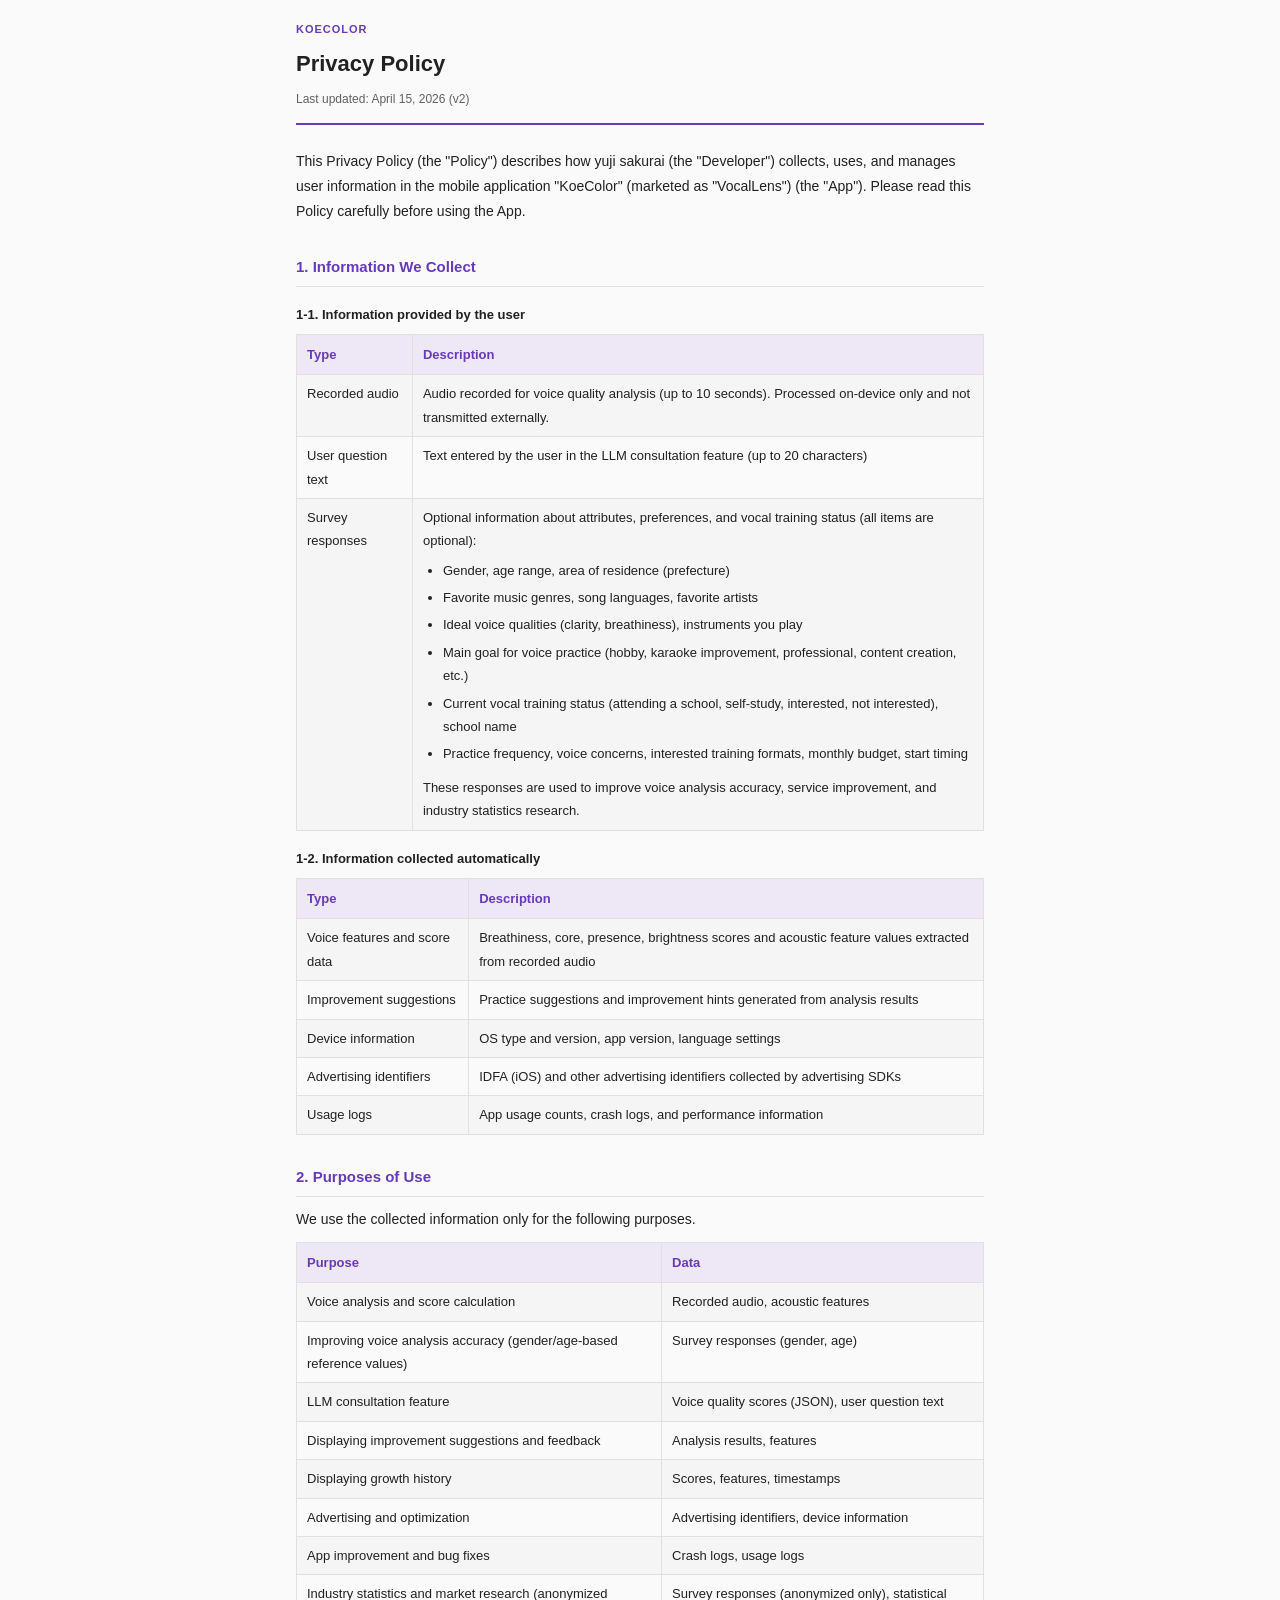
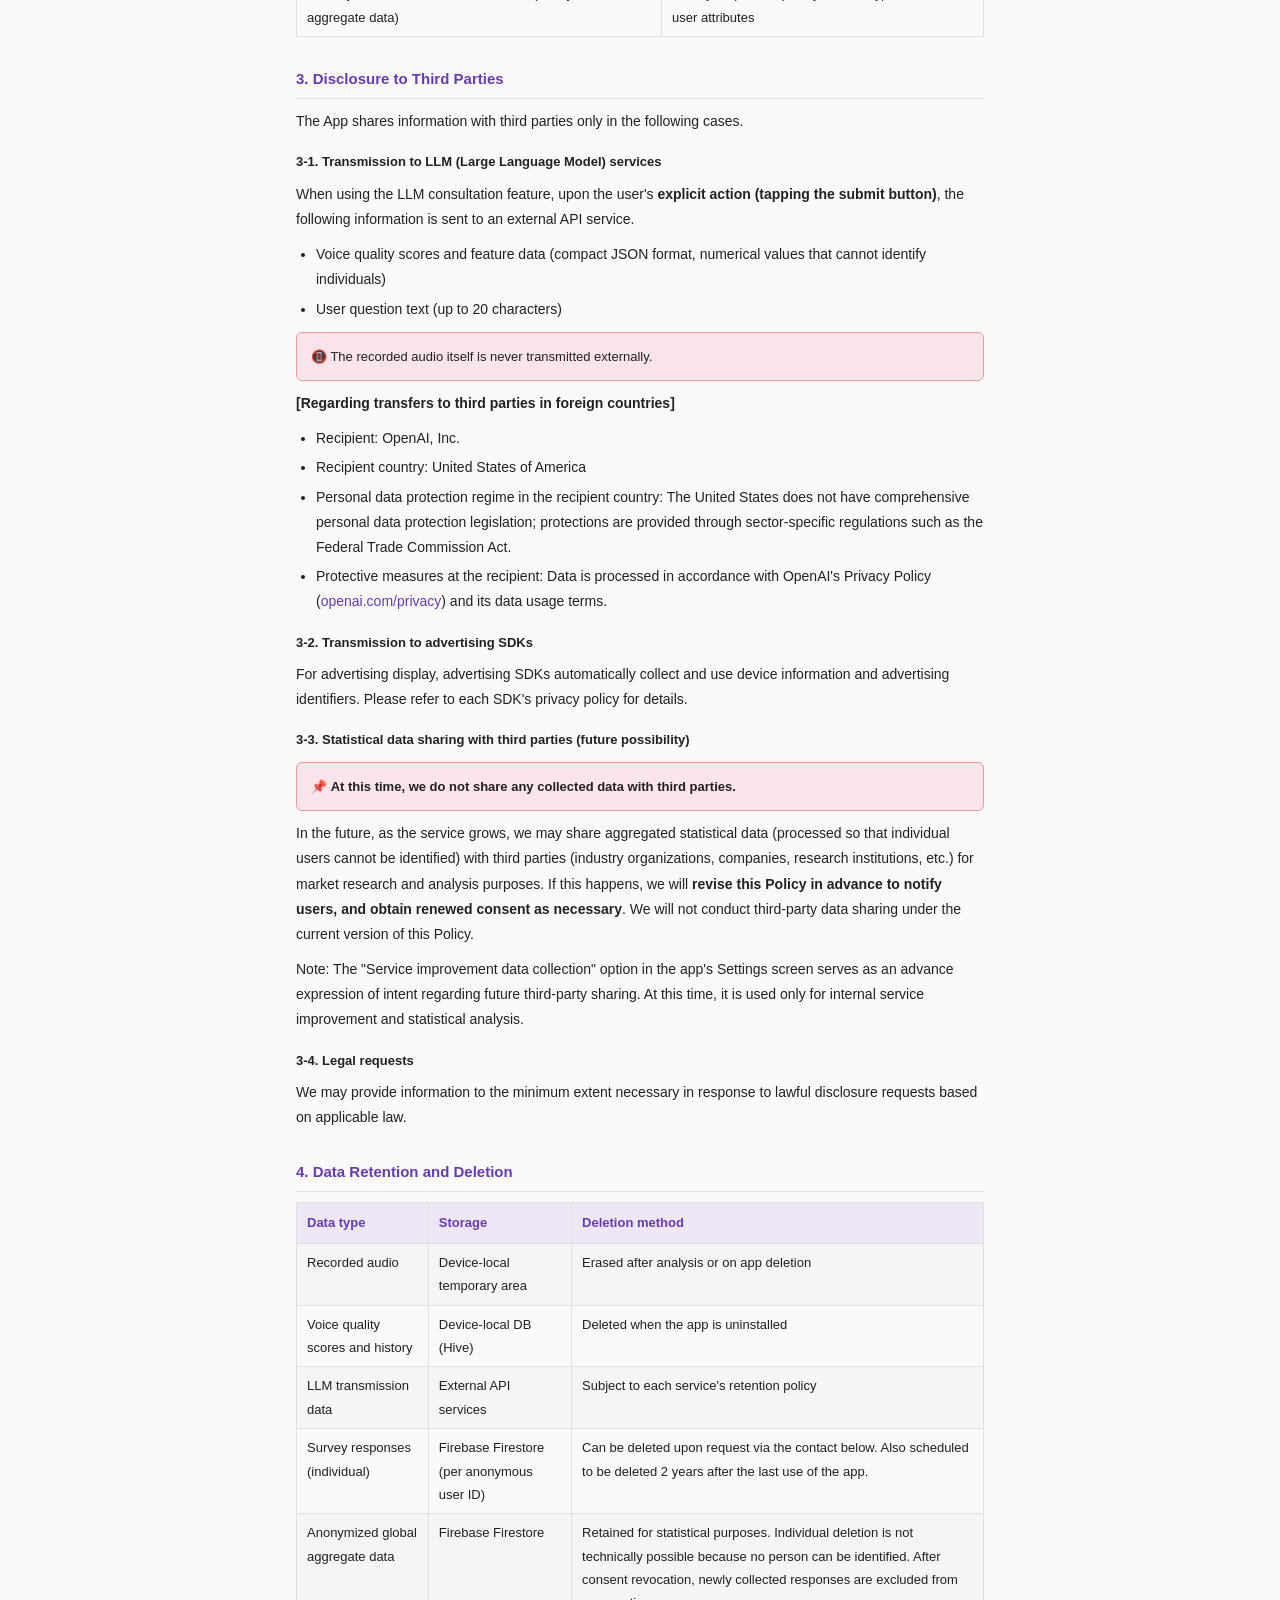
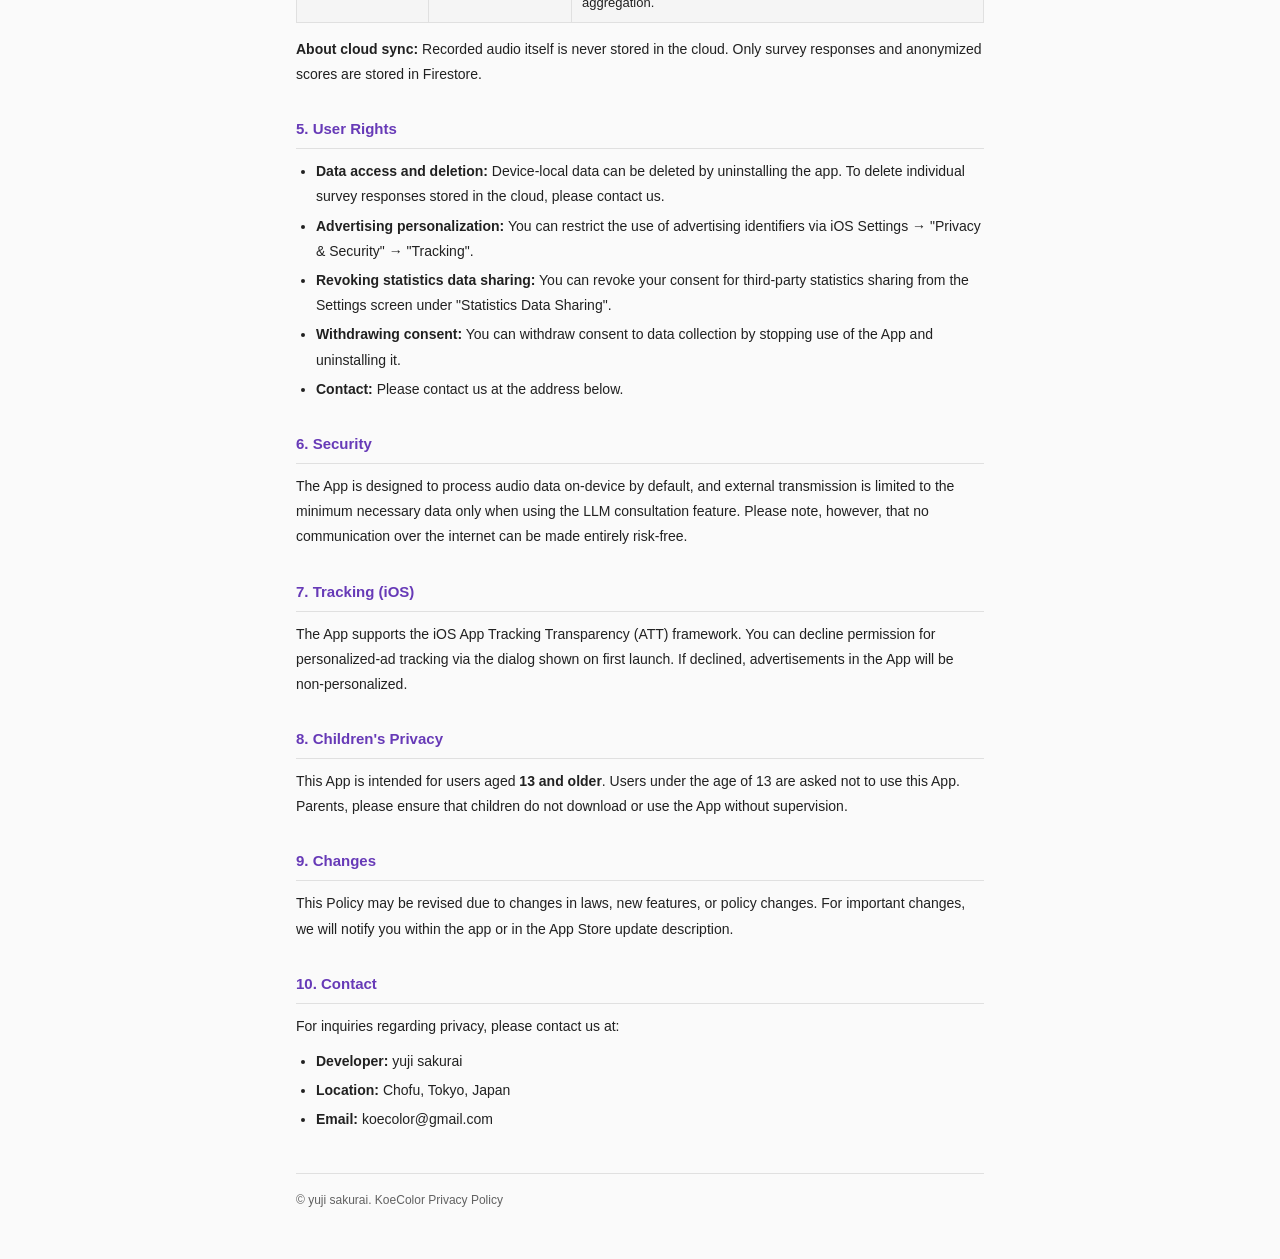
<file: docs/privacy-policy-en.html>
<!DOCTYPE html>
<html lang="en">
<head>
  <meta charset="UTF-8">
  <meta name="viewport" content="width=device-width, initial-scale=1.0">
  <title>Privacy Policy - KoeColor</title>
  <link rel="stylesheet" href="css/base.css">
</head>
<body>

<header>
  <div class="app-name">KoeColor</div>
  <h1>Privacy Policy</h1>
  <div class="date">Last updated: April 15, 2026 (v2)</div>
</header>

<p>This Privacy Policy (the "Policy") describes how yuji sakurai (the "Developer") collects, uses, and manages user information in the mobile application "KoeColor" (marketed as "VocalLens") (the "App"). Please read this Policy carefully before using the App.</p>

<h2>1. Information We Collect</h2>

<h3>1-1. Information provided by the user</h3>
<table>
  <tr><th>Type</th><th>Description</th></tr>
  <tr><td>Recorded audio</td><td>Audio recorded for voice quality analysis (up to 10 seconds). Processed on-device only and not transmitted externally.</td></tr>
  <tr><td>User question text</td><td>Text entered by the user in the LLM consultation feature (up to 20 characters)</td></tr>
  <tr>
    <td>Survey responses</td>
    <td>
      Optional information about attributes, preferences, and vocal training status (all items are optional):
      <ul style="margin-top:6px;">
        <li>Gender, age range, area of residence (prefecture)</li>
        <li>Favorite music genres, song languages, favorite artists</li>
        <li>Ideal voice qualities (clarity, breathiness), instruments you play</li>
        <li>Main goal for voice practice (hobby, karaoke improvement, professional, content creation, etc.)</li>
        <li>Current vocal training status (attending a school, self-study, interested, not interested), school name</li>
        <li>Practice frequency, voice concerns, interested training formats, monthly budget, start timing</li>
      </ul>
      These responses are used to improve voice analysis accuracy, service improvement, and industry statistics research.
    </td>
  </tr>
</table>

<h3>1-2. Information collected automatically</h3>
<table>
  <tr><th>Type</th><th>Description</th></tr>
  <tr><td>Voice features and score data</td><td>Breathiness, core, presence, brightness scores and acoustic feature values extracted from recorded audio</td></tr>
  <tr><td>Improvement suggestions</td><td>Practice suggestions and improvement hints generated from analysis results</td></tr>
  <tr><td>Device information</td><td>OS type and version, app version, language settings</td></tr>
  <tr><td>Advertising identifiers</td><td>IDFA (iOS) and other advertising identifiers collected by advertising SDKs</td></tr>
  <tr><td>Usage logs</td><td>App usage counts, crash logs, and performance information</td></tr>
</table>

<h2>2. Purposes of Use</h2>
<p>We use the collected information only for the following purposes.</p>
<table>
  <tr><th>Purpose</th><th>Data</th></tr>
  <tr><td>Voice analysis and score calculation</td><td>Recorded audio, acoustic features</td></tr>
  <tr><td>Improving voice analysis accuracy (gender/age-based reference values)</td><td>Survey responses (gender, age)</td></tr>
  <tr><td>LLM consultation feature</td><td>Voice quality scores (JSON), user question text</td></tr>
  <tr><td>Displaying improvement suggestions and feedback</td><td>Analysis results, features</td></tr>
  <tr><td>Displaying growth history</td><td>Scores, features, timestamps</td></tr>
  <tr><td>Advertising and optimization</td><td>Advertising identifiers, device information</td></tr>
  <tr><td>App improvement and bug fixes</td><td>Crash logs, usage logs</td></tr>
  <tr>
    <td>Industry statistics and market research (anonymized aggregate data)</td>
    <td>Survey responses (anonymized only), statistical user attributes</td>
  </tr>
</table>

<h2>3. Disclosure to Third Parties</h2>
<p>The App shares information with third parties only in the following cases.</p>

<h3>3-1. Transmission to LLM (Large Language Model) services</h3>
<p>When using the LLM consultation feature, upon the user's <strong>explicit action (tapping the submit button)</strong>, the following information is sent to an external API service.</p>
<ul>
  <li>Voice quality scores and feature data (compact JSON format, numerical values that cannot identify individuals)</li>
  <li>User question text (up to 20 characters)</li>
</ul>
<div class="important">📵 The recorded audio itself is never transmitted externally.</div>

<p><strong>[Regarding transfers to third parties in foreign countries]</strong></p>
<ul>
  <li>Recipient: OpenAI, Inc.</li>
  <li>Recipient country: United States of America</li>
  <li>Personal data protection regime in the recipient country: The United States does not have comprehensive personal data protection legislation; protections are provided through sector-specific regulations such as the Federal Trade Commission Act.</li>
  <li>Protective measures at the recipient: Data is processed in accordance with OpenAI's Privacy Policy (<a href="https://openai.com/privacy">openai.com/privacy</a>) and its data usage terms.</li>
</ul>

<h3>3-2. Transmission to advertising SDKs</h3>
<p>For advertising display, advertising SDKs automatically collect and use device information and advertising identifiers. Please refer to each SDK's privacy policy for details.</p>

<h3>3-3. Statistical data sharing with third parties (future possibility)</h3>
<div class="important">
  📌 <strong>At this time, we do not share any collected data with third parties.</strong>
</div>
<p>
  In the future, as the service grows, we may share aggregated statistical data (processed so that individual users cannot be identified)
  with third parties (industry organizations, companies, research institutions, etc.) for market research and analysis purposes.
  If this happens, we will <strong>revise this Policy in advance to notify users, and obtain renewed consent as necessary</strong>.
  We will not conduct third-party data sharing under the current version of this Policy.
</p>
<p>
  Note: The "Service improvement data collection" option in the app's Settings screen serves as an advance expression of intent
  regarding future third-party sharing. At this time, it is used only for internal service improvement and statistical analysis.
</p>

<h3>3-4. Legal requests</h3>
<p>We may provide information to the minimum extent necessary in response to lawful disclosure requests based on applicable law.</p>

<h2>4. Data Retention and Deletion</h2>
<table>
  <tr><th>Data type</th><th>Storage</th><th>Deletion method</th></tr>
  <tr><td>Recorded audio</td><td>Device-local temporary area</td><td>Erased after analysis or on app deletion</td></tr>
  <tr><td>Voice quality scores and history</td><td>Device-local DB (Hive)</td><td>Deleted when the app is uninstalled</td></tr>
  <tr><td>LLM transmission data</td><td>External API services</td><td>Subject to each service's retention policy</td></tr>
  <tr>
    <td>Survey responses (individual)</td>
    <td>Firebase Firestore (per anonymous user ID)</td>
    <td>Can be deleted upon request via the contact below. Also scheduled to be deleted 2 years after the last use of the app.</td>
  </tr>
  <tr>
    <td>Anonymized global aggregate data</td>
    <td>Firebase Firestore</td>
    <td>
      Retained for statistical purposes. Individual deletion is not technically possible because no person can be identified.
      After consent revocation, newly collected responses are excluded from aggregation.
    </td>
  </tr>
</table>
<p><strong>About cloud sync:</strong> Recorded audio itself is never stored in the cloud. Only survey responses and anonymized scores are stored in Firestore.</p>

<h2>5. User Rights</h2>
<ul>
  <li><strong>Data access and deletion:</strong> Device-local data can be deleted by uninstalling the app. To delete individual survey responses stored in the cloud, please contact us.</li>
  <li><strong>Advertising personalization:</strong> You can restrict the use of advertising identifiers via iOS Settings → "Privacy &amp; Security" → "Tracking".</li>
  <li><strong>Revoking statistics data sharing:</strong> You can revoke your consent for third-party statistics sharing from the Settings screen under "Statistics Data Sharing".</li>
  <li><strong>Withdrawing consent:</strong> You can withdraw consent to data collection by stopping use of the App and uninstalling it.</li>
  <li><strong>Contact:</strong> Please contact us at the address below.</li>
</ul>

<h2>6. Security</h2>
<p>The App is designed to process audio data on-device by default, and external transmission is limited to the minimum necessary data only when using the LLM consultation feature. Please note, however, that no communication over the internet can be made entirely risk-free.</p>

<h2>7. Tracking (iOS)</h2>
<p>The App supports the iOS App Tracking Transparency (ATT) framework. You can decline permission for personalized-ad tracking via the dialog shown on first launch. If declined, advertisements in the App will be non-personalized.</p>

<h2>8. Children's Privacy</h2>
<p>This App is intended for users aged <strong>13 and older</strong>. Users under the age of 13 are asked not to use this App. Parents, please ensure that children do not download or use the App without supervision.</p>

<h2>9. Changes</h2>
<p>This Policy may be revised due to changes in laws, new features, or policy changes. For important changes, we will notify you within the app or in the App Store update description.</p>

<h2>10. Contact</h2>
<p>For inquiries regarding privacy, please contact us at:</p>
<ul>
  <li><strong>Developer:</strong> yuji sakurai</li>
  <li><strong>Location:</strong> Chofu, Tokyo, Japan</li>
  <li><strong>Email:</strong> koecolor@gmail.com</li>
</ul>

<footer>
  &copy; yuji sakurai. KoeColor Privacy Policy
</footer>

</body>
</html>
</file>
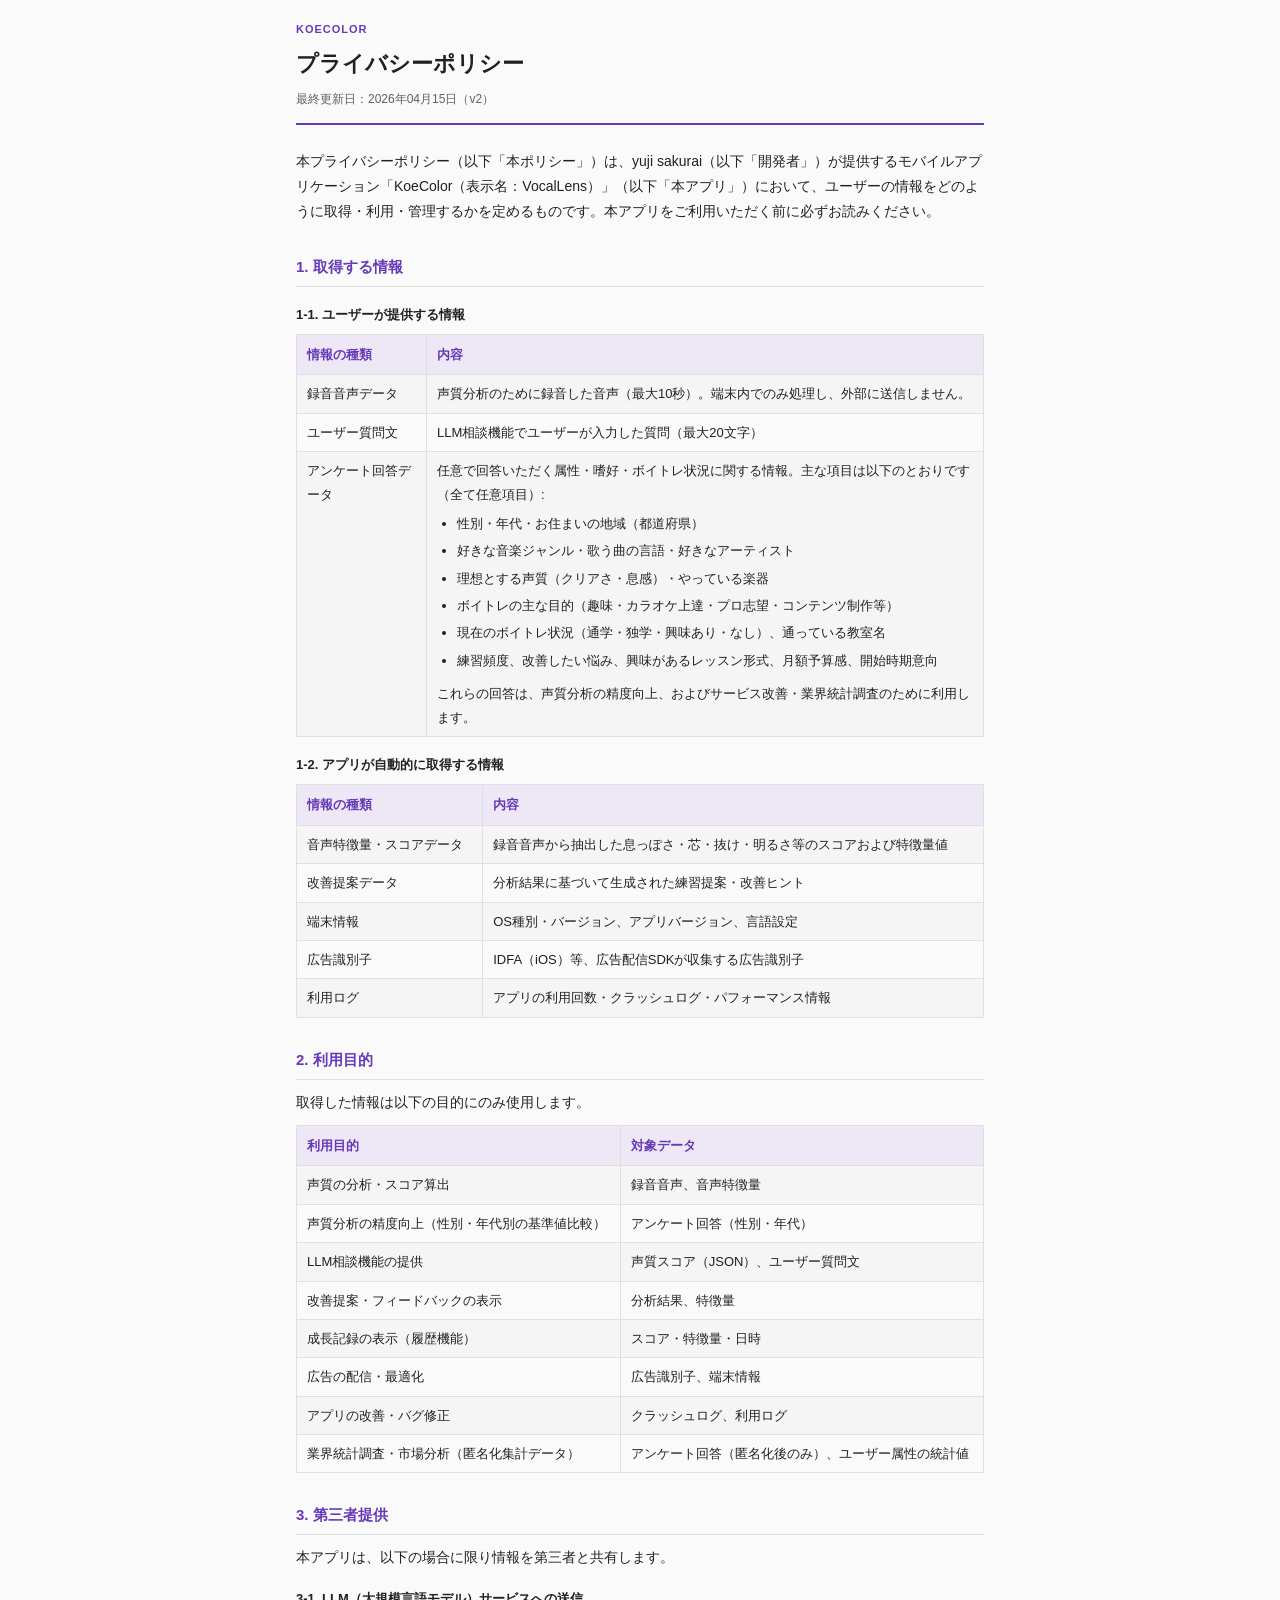
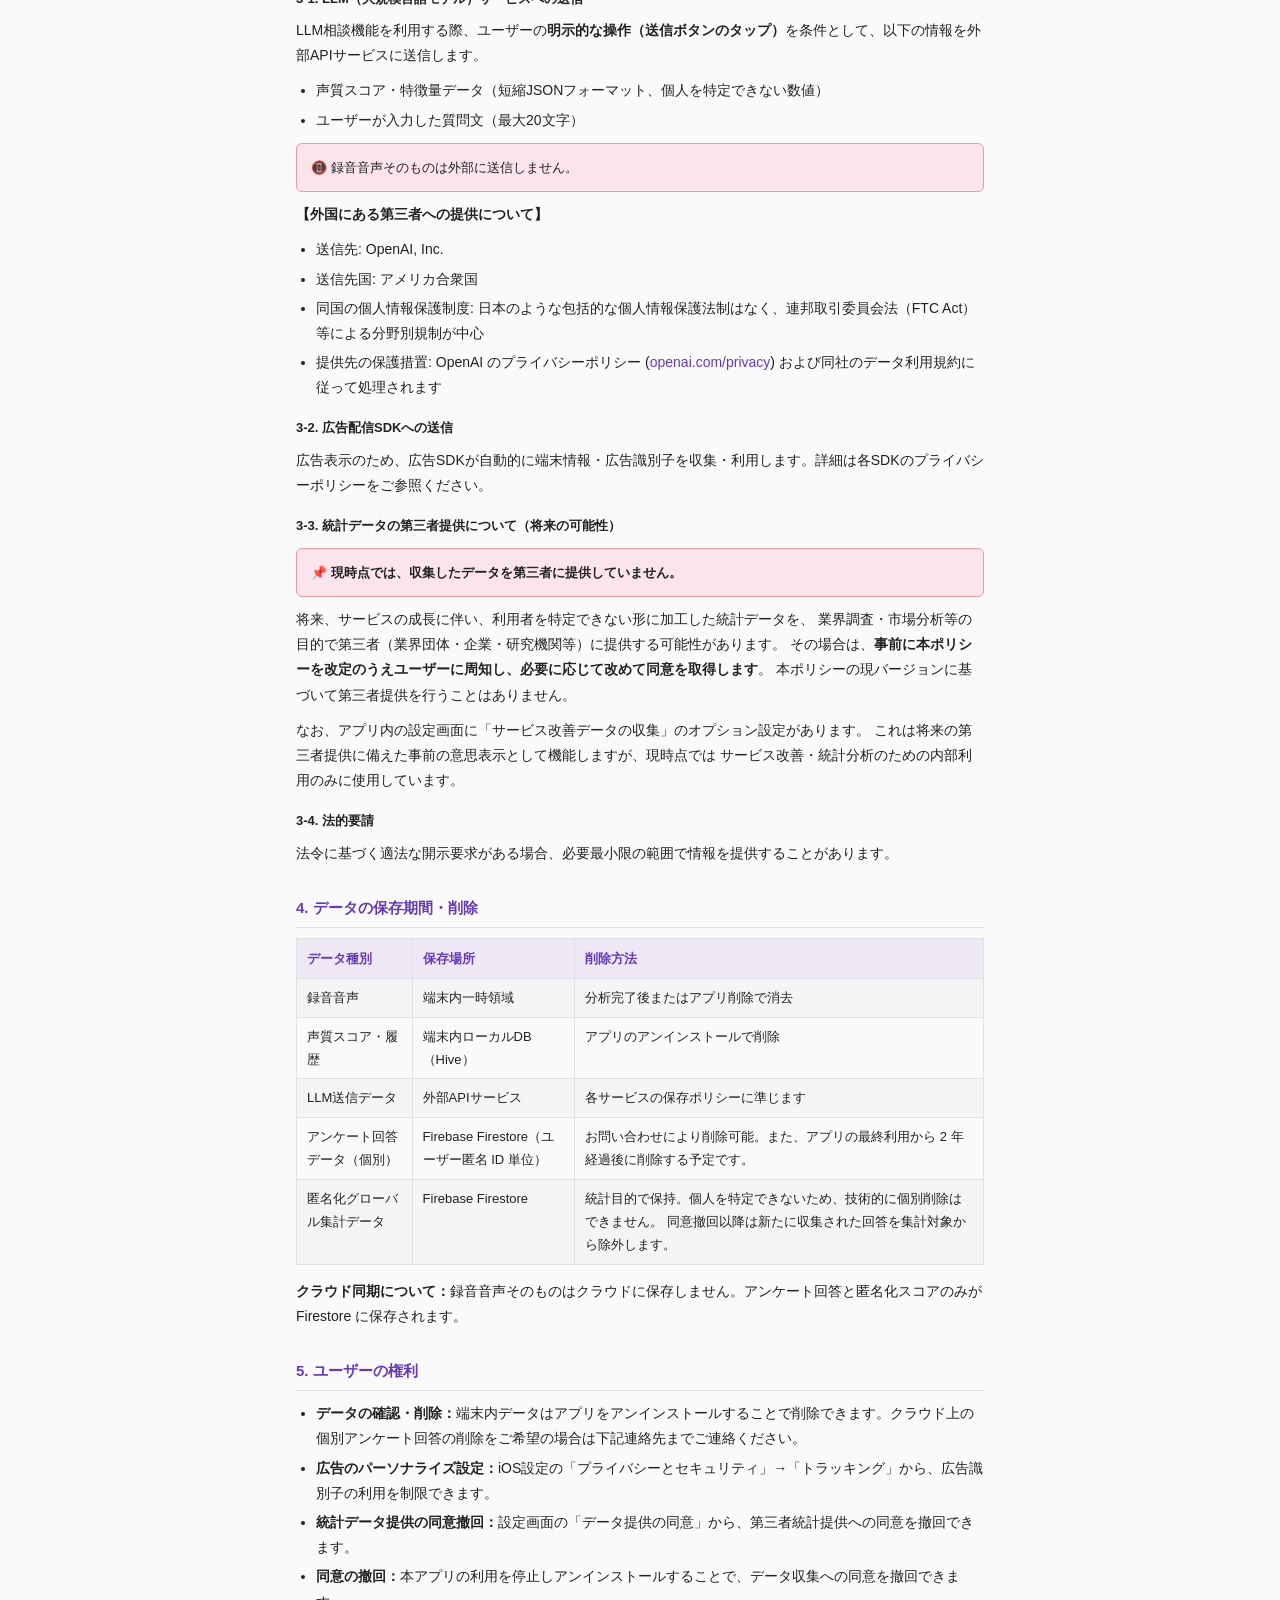
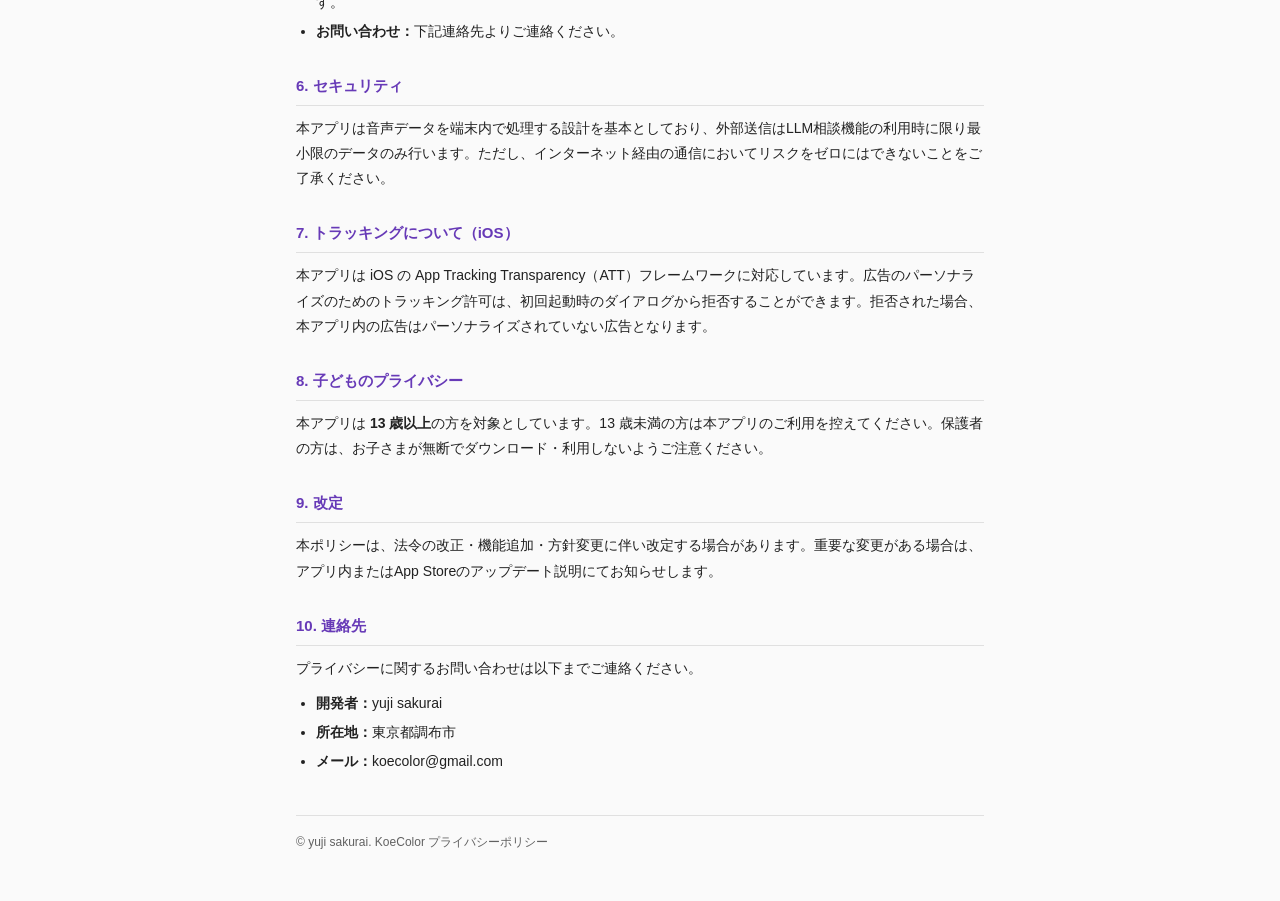
<file: docs/privacy-policy.html>
<!DOCTYPE html>
<html lang="ja">
<head>
  <meta charset="UTF-8">
  <meta name="viewport" content="width=device-width, initial-scale=1.0">
  <title>プライバシーポリシー - KoeColor</title>
  <link rel="stylesheet" href="css/base.css">
</head>
<body>

<header>
  <div class="app-name">KoeColor</div>
  <h1>プライバシーポリシー</h1>
  <div class="date">最終更新日：2026年04月15日（v2）</div>
</header>

<p>本プライバシーポリシー（以下「本ポリシー」）は、yuji sakurai（以下「開発者」）が提供するモバイルアプリケーション「KoeColor（表示名：VocalLens）」（以下「本アプリ」）において、ユーザーの情報をどのように取得・利用・管理するかを定めるものです。本アプリをご利用いただく前に必ずお読みください。</p>

<h2>1. 取得する情報</h2>

<h3>1-1. ユーザーが提供する情報</h3>
<table>
  <tr><th>情報の種類</th><th>内容</th></tr>
  <tr><td>録音音声データ</td><td>声質分析のために録音した音声（最大10秒）。端末内でのみ処理し、外部に送信しません。</td></tr>
  <tr><td>ユーザー質問文</td><td>LLM相談機能でユーザーが入力した質問（最大20文字）</td></tr>
  <tr>
    <td>アンケート回答データ</td>
    <td>
      任意で回答いただく属性・嗜好・ボイトレ状況に関する情報。主な項目は以下のとおりです（全て任意項目）:
      <ul style="margin-top:6px;">
        <li>性別・年代・お住まいの地域（都道府県）</li>
        <li>好きな音楽ジャンル・歌う曲の言語・好きなアーティスト</li>
        <li>理想とする声質（クリアさ・息感）・やっている楽器</li>
        <li>ボイトレの主な目的（趣味・カラオケ上達・プロ志望・コンテンツ制作等）</li>
        <li>現在のボイトレ状況（通学・独学・興味あり・なし）、通っている教室名</li>
        <li>練習頻度、改善したい悩み、興味があるレッスン形式、月額予算感、開始時期意向</li>
      </ul>
      これらの回答は、声質分析の精度向上、およびサービス改善・業界統計調査のために利用します。
    </td>
  </tr>
</table>

<h3>1-2. アプリが自動的に取得する情報</h3>
<table>
  <tr><th>情報の種類</th><th>内容</th></tr>
  <tr><td>音声特徴量・スコアデータ</td><td>録音音声から抽出した息っぽさ・芯・抜け・明るさ等のスコアおよび特徴量値</td></tr>
  <tr><td>改善提案データ</td><td>分析結果に基づいて生成された練習提案・改善ヒント</td></tr>
  <tr><td>端末情報</td><td>OS種別・バージョン、アプリバージョン、言語設定</td></tr>
  <tr><td>広告識別子</td><td>IDFA（iOS）等、広告配信SDKが収集する広告識別子</td></tr>
  <tr><td>利用ログ</td><td>アプリの利用回数・クラッシュログ・パフォーマンス情報</td></tr>
</table>

<h2>2. 利用目的</h2>
<p>取得した情報は以下の目的にのみ使用します。</p>
<table>
  <tr><th>利用目的</th><th>対象データ</th></tr>
  <tr><td>声質の分析・スコア算出</td><td>録音音声、音声特徴量</td></tr>
  <tr><td>声質分析の精度向上（性別・年代別の基準値比較）</td><td>アンケート回答（性別・年代）</td></tr>
  <tr><td>LLM相談機能の提供</td><td>声質スコア（JSON）、ユーザー質問文</td></tr>
  <tr><td>改善提案・フィードバックの表示</td><td>分析結果、特徴量</td></tr>
  <tr><td>成長記録の表示（履歴機能）</td><td>スコア・特徴量・日時</td></tr>
  <tr><td>広告の配信・最適化</td><td>広告識別子、端末情報</td></tr>
  <tr><td>アプリの改善・バグ修正</td><td>クラッシュログ、利用ログ</td></tr>
  <tr>
    <td>業界統計調査・市場分析（匿名化集計データ）</td>
    <td>アンケート回答（匿名化後のみ）、ユーザー属性の統計値</td>
  </tr>
</table>

<h2>3. 第三者提供</h2>
<p>本アプリは、以下の場合に限り情報を第三者と共有します。</p>

<h3>3-1. LLM（大規模言語モデル）サービスへの送信</h3>
<p>LLM相談機能を利用する際、ユーザーの<strong>明示的な操作（送信ボタンのタップ）</strong>を条件として、以下の情報を外部APIサービスに送信します。</p>
<ul>
  <li>声質スコア・特徴量データ（短縮JSONフォーマット、個人を特定できない数値）</li>
  <li>ユーザーが入力した質問文（最大20文字）</li>
</ul>
<div class="important">📵 録音音声そのものは外部に送信しません。</div>

<p><strong>【外国にある第三者への提供について】</strong></p>
<ul>
  <li>送信先: OpenAI, Inc.</li>
  <li>送信先国: アメリカ合衆国</li>
  <li>同国の個人情報保護制度: 日本のような包括的な個人情報保護法制はなく、連邦取引委員会法（FTC Act）等による分野別規制が中心</li>
  <li>提供先の保護措置: OpenAI のプライバシーポリシー (<a href="https://openai.com/privacy">openai.com/privacy</a>) および同社のデータ利用規約に従って処理されます</li>
</ul>

<h3>3-2. 広告配信SDKへの送信</h3>
<p>広告表示のため、広告SDKが自動的に端末情報・広告識別子を収集・利用します。詳細は各SDKのプライバシーポリシーをご参照ください。</p>

<h3>3-3. 統計データの第三者提供について（将来の可能性）</h3>
<div class="important">
  📌 <strong>現時点では、収集したデータを第三者に提供していません。</strong>
</div>
<p>
  将来、サービスの成長に伴い、利用者を特定できない形に加工した統計データを、
  業界調査・市場分析等の目的で第三者（業界団体・企業・研究機関等）に提供する可能性があります。
  その場合は、<strong>事前に本ポリシーを改定のうえユーザーに周知し、必要に応じて改めて同意を取得します</strong>。
  本ポリシーの現バージョンに基づいて第三者提供を行うことはありません。
</p>
<p>
  なお、アプリ内の設定画面に「サービス改善データの収集」のオプション設定があります。
  これは将来の第三者提供に備えた事前の意思表示として機能しますが、現時点では
  サービス改善・統計分析のための内部利用のみに使用しています。
</p>

<h3>3-4. 法的要請</h3>
<p>法令に基づく適法な開示要求がある場合、必要最小限の範囲で情報を提供することがあります。</p>

<h2>4. データの保存期間・削除</h2>
<table>
  <tr><th>データ種別</th><th>保存場所</th><th>削除方法</th></tr>
  <tr><td>録音音声</td><td>端末内一時領域</td><td>分析完了後またはアプリ削除で消去</td></tr>
  <tr><td>声質スコア・履歴</td><td>端末内ローカルDB（Hive）</td><td>アプリのアンインストールで削除</td></tr>
  <tr><td>LLM送信データ</td><td>外部APIサービス</td><td>各サービスの保存ポリシーに準じます</td></tr>
  <tr>
    <td>アンケート回答データ（個別）</td>
    <td>Firebase Firestore（ユーザー匿名 ID 単位）</td>
    <td>お問い合わせにより削除可能。また、アプリの最終利用から 2 年経過後に削除する予定です。</td>
  </tr>
  <tr>
    <td>匿名化グローバル集計データ</td>
    <td>Firebase Firestore</td>
    <td>
      統計目的で保持。個人を特定できないため、技術的に個別削除はできません。
      同意撤回以降は新たに収集された回答を集計対象から除外します。
    </td>
  </tr>
</table>
<p><strong>クラウド同期について：</strong>録音音声そのものはクラウドに保存しません。アンケート回答と匿名化スコアのみが Firestore に保存されます。</p>

<h2>5. ユーザーの権利</h2>
<ul>
  <li><strong>データの確認・削除：</strong>端末内データはアプリをアンインストールすることで削除できます。クラウド上の個別アンケート回答の削除をご希望の場合は下記連絡先までご連絡ください。</li>
  <li><strong>広告のパーソナライズ設定：</strong>iOS設定の「プライバシーとセキュリティ」→「トラッキング」から、広告識別子の利用を制限できます。</li>
  <li><strong>統計データ提供の同意撤回：</strong>設定画面の「データ提供の同意」から、第三者統計提供への同意を撤回できます。</li>
  <li><strong>同意の撤回：</strong>本アプリの利用を停止しアンインストールすることで、データ収集への同意を撤回できます。</li>
  <li><strong>お問い合わせ：</strong>下記連絡先よりご連絡ください。</li>
</ul>

<h2>6. セキュリティ</h2>
<p>本アプリは音声データを端末内で処理する設計を基本としており、外部送信はLLM相談機能の利用時に限り最小限のデータのみ行います。ただし、インターネット経由の通信においてリスクをゼロにはできないことをご了承ください。</p>

<h2>7. トラッキングについて（iOS）</h2>
<p>本アプリは iOS の App Tracking Transparency（ATT）フレームワークに対応しています。広告のパーソナライズのためのトラッキング許可は、初回起動時のダイアログから拒否することができます。拒否された場合、本アプリ内の広告はパーソナライズされていない広告となります。</p>

<h2>8. 子どものプライバシー</h2>
<p>本アプリは <strong>13 歳以上</strong>の方を対象としています。13 歳未満の方は本アプリのご利用を控えてください。保護者の方は、お子さまが無断でダウンロード・利用しないようご注意ください。</p>

<h2>9. 改定</h2>
<p>本ポリシーは、法令の改正・機能追加・方針変更に伴い改定する場合があります。重要な変更がある場合は、アプリ内またはApp Storeのアップデート説明にてお知らせします。</p>

<h2>10. 連絡先</h2>
<p>プライバシーに関するお問い合わせは以下までご連絡ください。</p>
<ul>
  <li><strong>開発者：</strong>yuji sakurai</li>
  <li><strong>所在地：</strong>東京都調布市</li>
  <li><strong>メール：</strong>koecolor@gmail.com</li>
</ul>

<footer>
  &copy; yuji sakurai. KoeColor プライバシーポリシー
</footer>

</body>
</html>
</file>
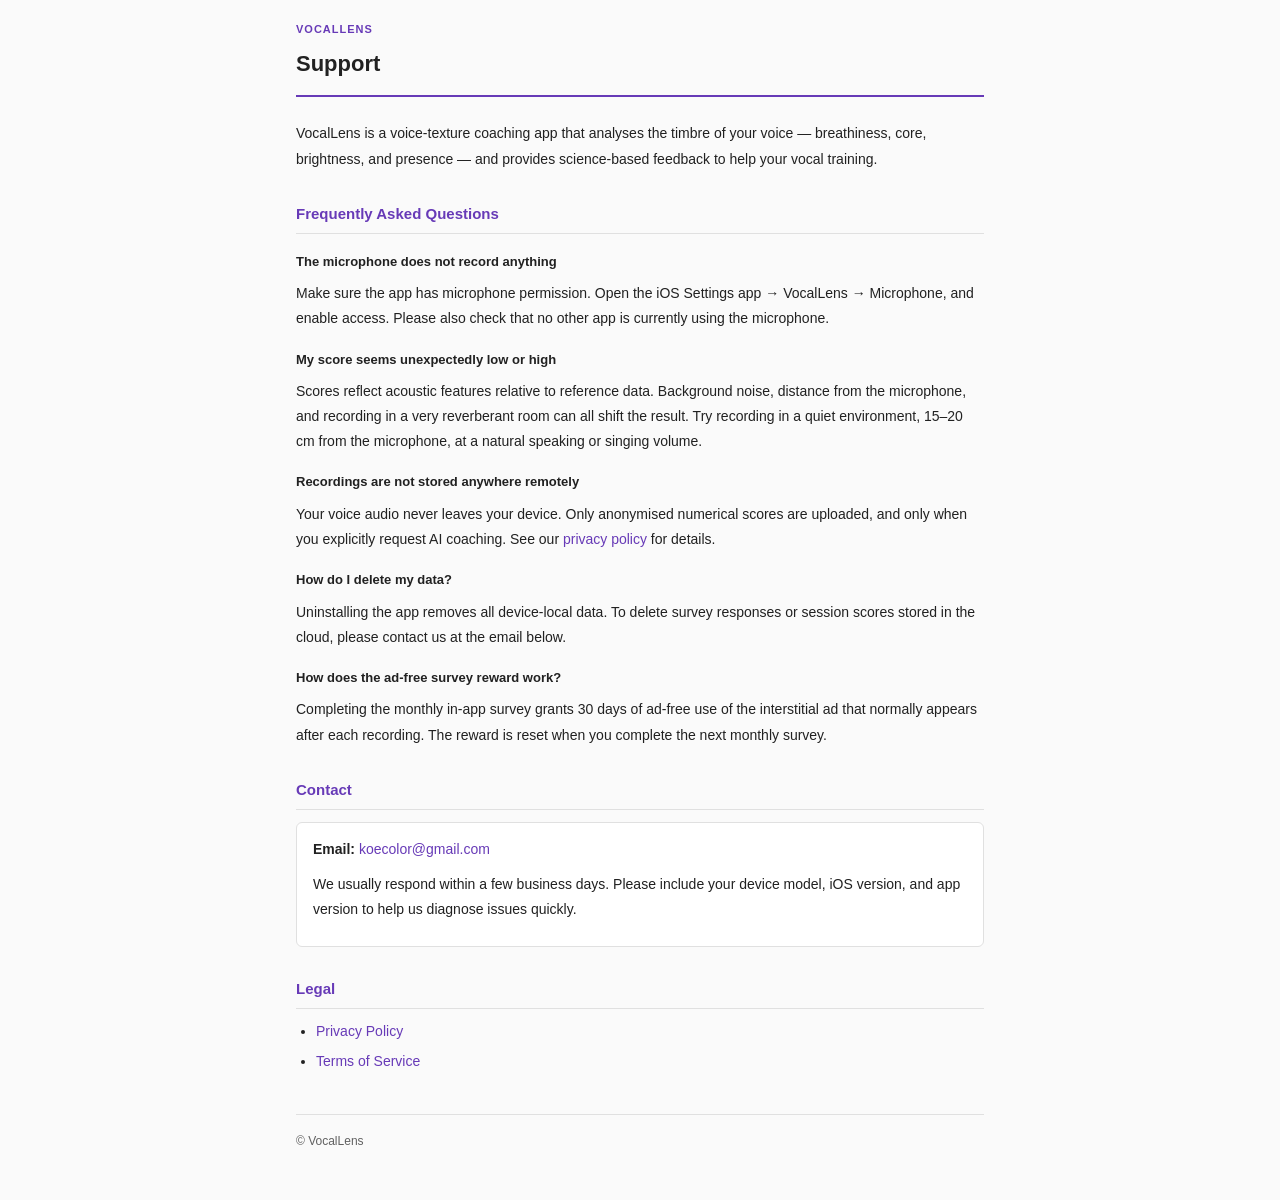
<file: docs/support.html>
<!DOCTYPE html>
<html lang="en">
<head>
  <meta charset="UTF-8">
  <meta name="viewport" content="width=device-width, initial-scale=1.0">
  <title>Support - VocalLens</title>
  <link rel="stylesheet" href="css/base.css">
</head>
<body>

<header>
  <div class="app-name">VocalLens</div>
  <h1>Support</h1>
</header>

<p>VocalLens is a voice-texture coaching app that analyses the timbre of your voice — breathiness, core, brightness, and presence — and provides science-based feedback to help your vocal training.</p>

<h2>Frequently Asked Questions</h2>

<h3>The microphone does not record anything</h3>
<p>Make sure the app has microphone permission. Open the iOS Settings app → VocalLens → Microphone, and enable access. Please also check that no other app is currently using the microphone.</p>

<h3>My score seems unexpectedly low or high</h3>
<p>Scores reflect acoustic features relative to reference data. Background noise, distance from the microphone, and recording in a very reverberant room can all shift the result. Try recording in a quiet environment, 15–20 cm from the microphone, at a natural speaking or singing volume.</p>

<h3>Recordings are not stored anywhere remotely</h3>
<p>Your voice audio never leaves your device. Only anonymised numerical scores are uploaded, and only when you explicitly request AI coaching. See our <a href="privacy-policy-en.html">privacy policy</a> for details.</p>

<h3>How do I delete my data?</h3>
<p>Uninstalling the app removes all device-local data. To delete survey responses or session scores stored in the cloud, please contact us at the email below.</p>

<h3>How does the ad-free survey reward work?</h3>
<p>Completing the monthly in-app survey grants 30 days of ad-free use of the interstitial ad that normally appears after each recording. The reward is reset when you complete the next monthly survey.</p>

<h2>Contact</h2>

<div class="contact-box">
  <p><strong>Email:</strong> <a href="mailto:koecolor@gmail.com">koecolor@gmail.com</a></p>
  <p>We usually respond within a few business days. Please include your device model, iOS version, and app version to help us diagnose issues quickly.</p>
</div>

<h2>Legal</h2>
<ul>
  <li><a href="privacy-policy-en.html">Privacy Policy</a></li>
  <li><a href="terms-of-service-en.html">Terms of Service</a></li>
</ul>

<footer>
  &copy; VocalLens
</footer>

</body>
</html>
</file>
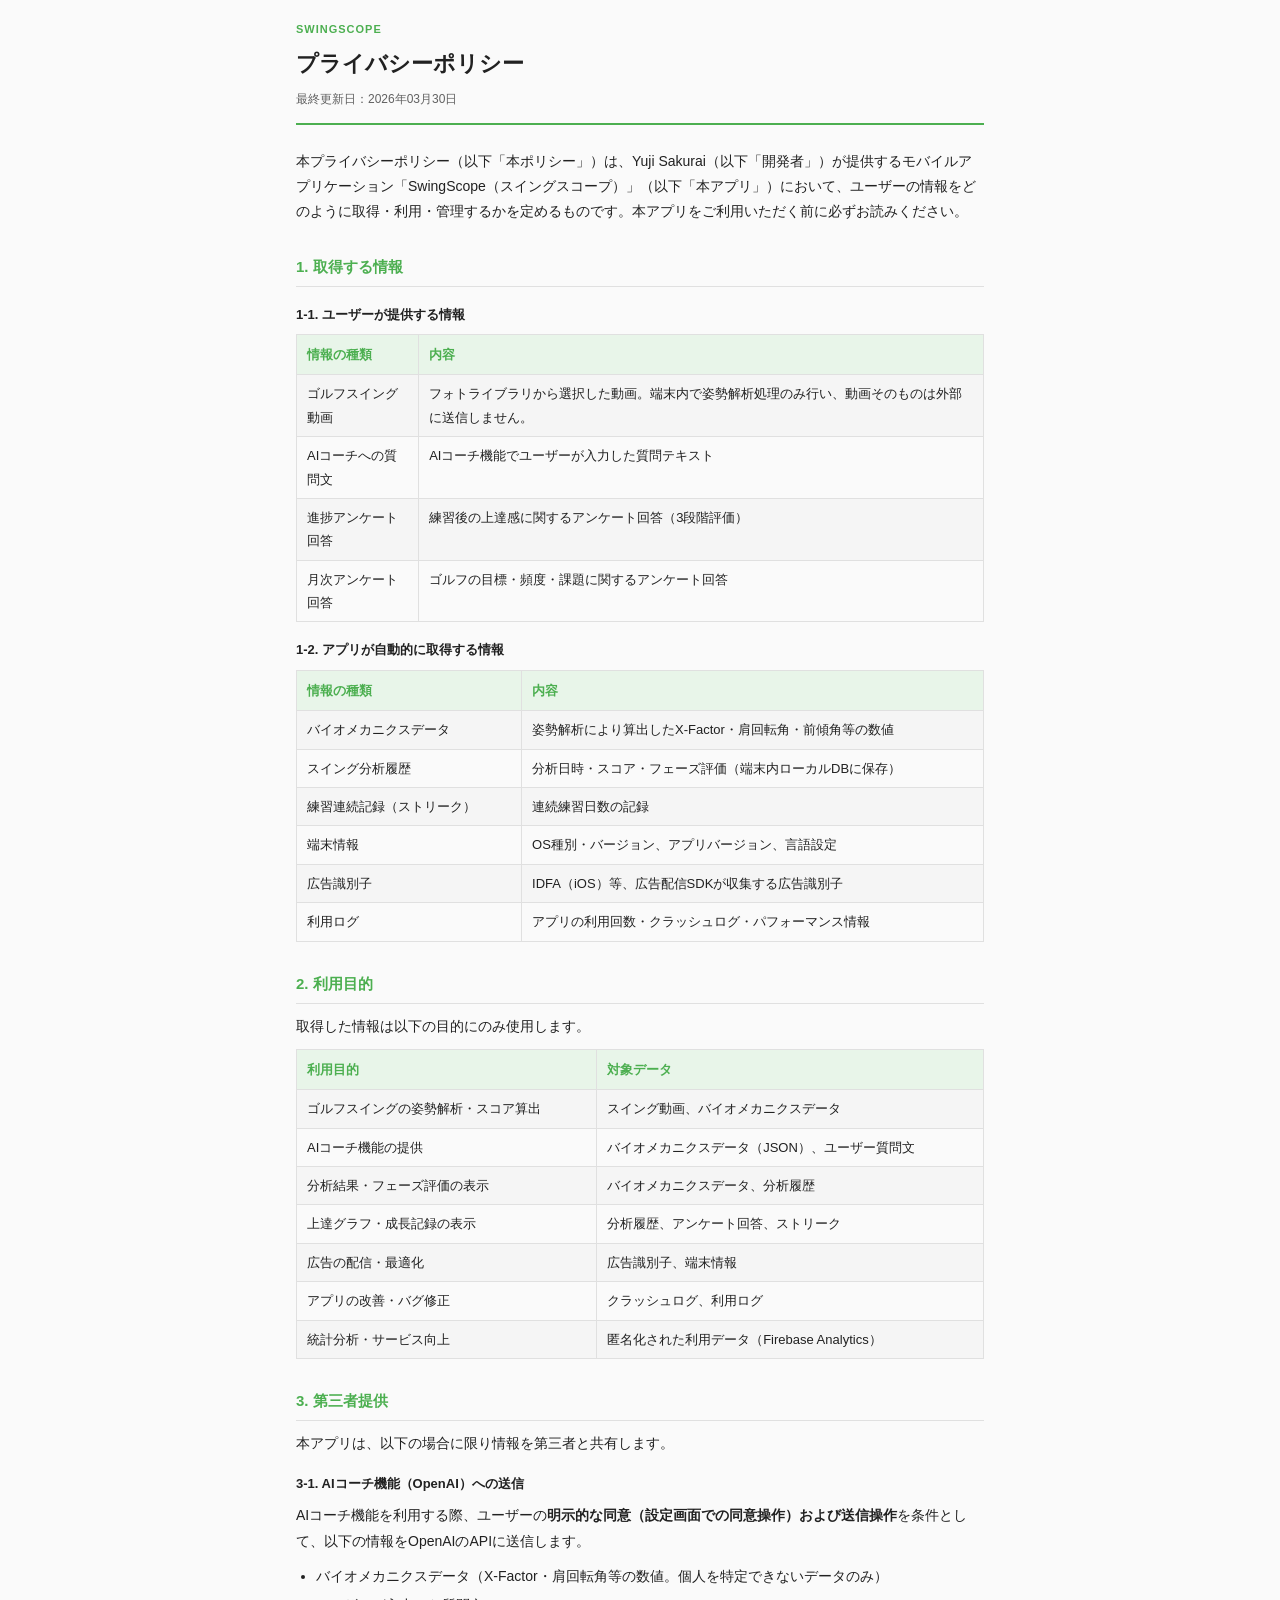
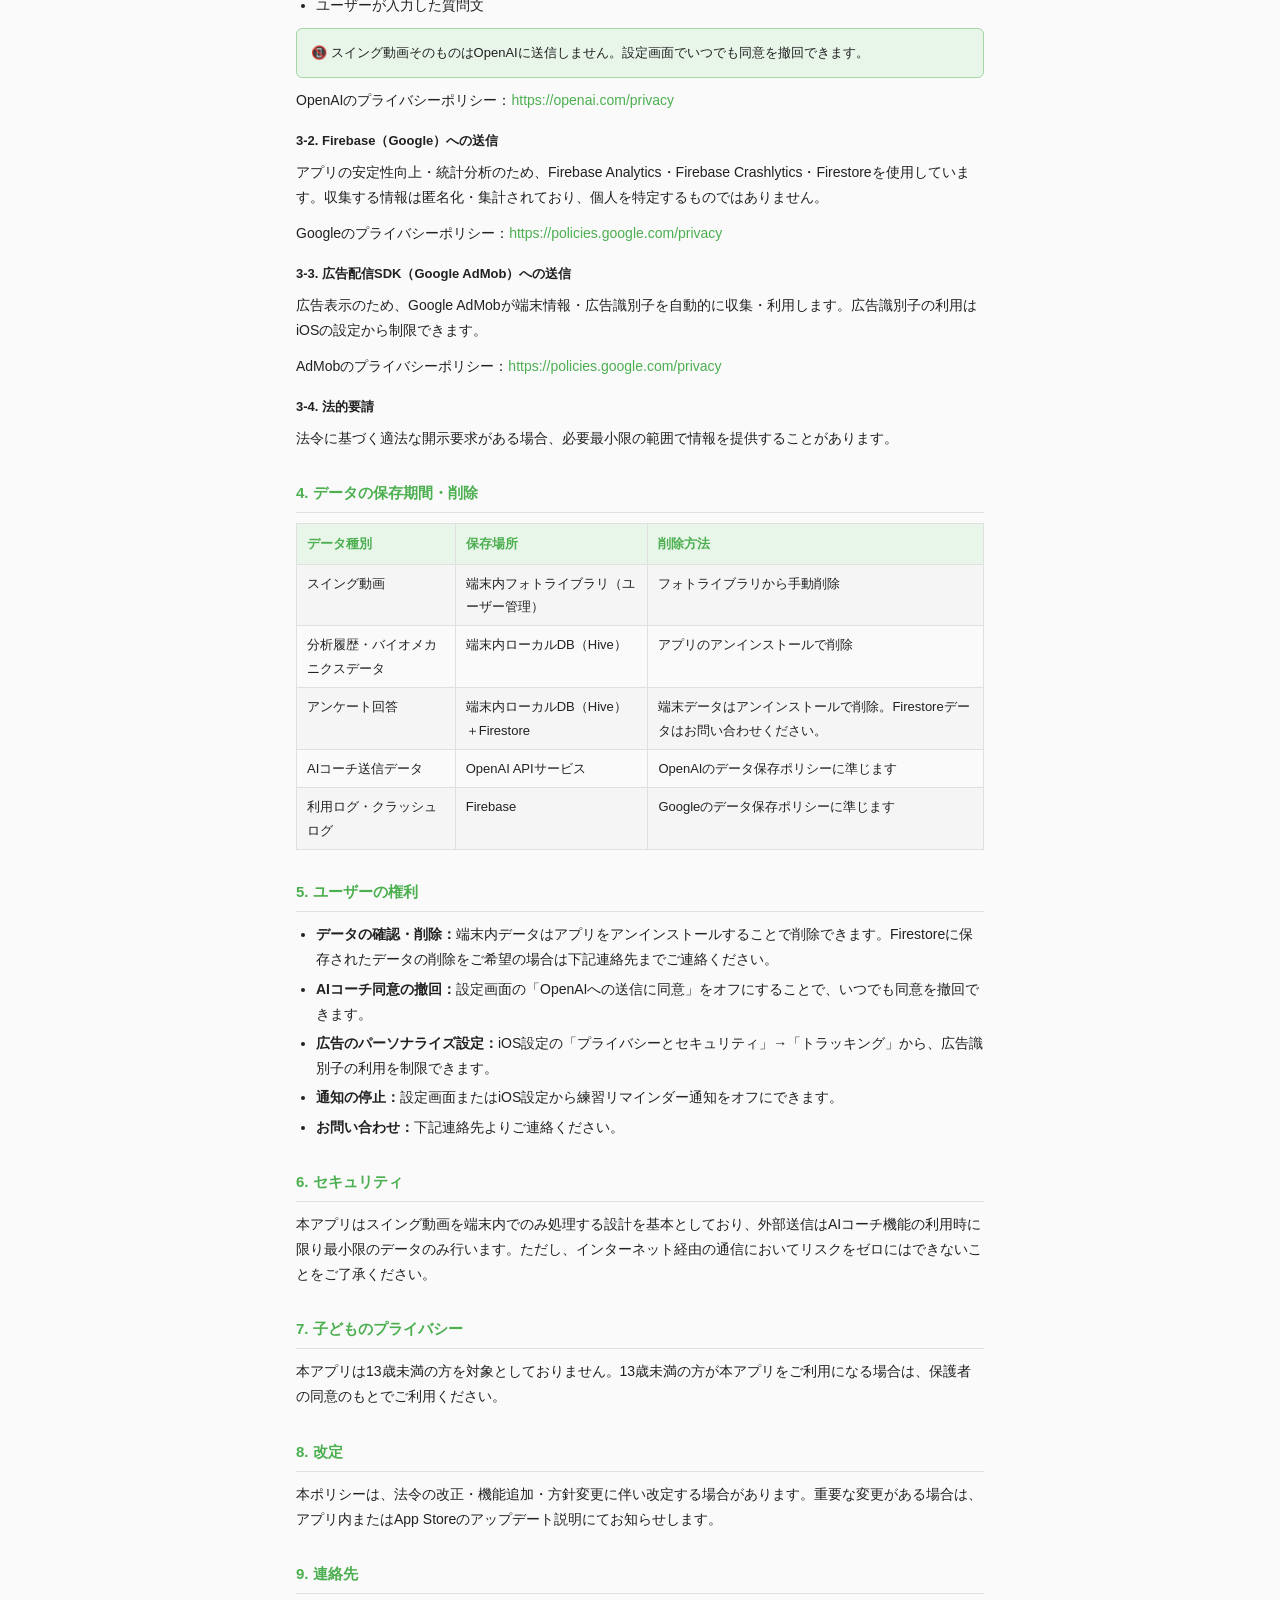
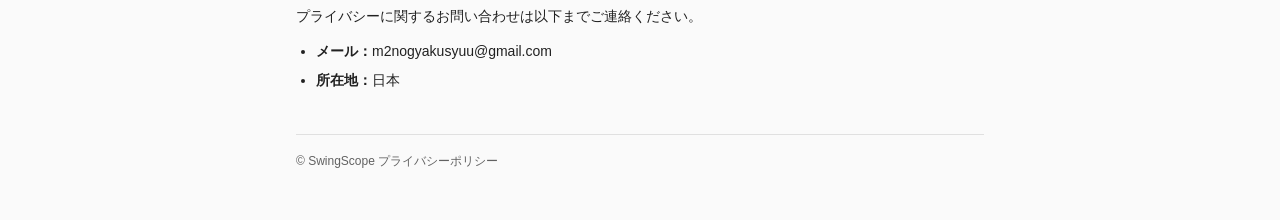
<file: docs/swingscope-privacy-policy.html>
<!DOCTYPE html>
<html lang="ja">
<head>
  <meta charset="UTF-8">
  <meta name="viewport" content="width=device-width, initial-scale=1.0">
  <title>プライバシーポリシー - SwingScope</title>
  <link rel="stylesheet" href="css/base.css">
  <style>
    :root {
      --accent:           #4CAF50;
      --th-bg:            #E8F5E9;
      --important-bg:     #E8F5E9;
      --important-border: #A5D6A7;
    }
  </style>
</head>
<body>

<header>
  <div class="app-name">SwingScope</div>
  <h1>プライバシーポリシー</h1>
  <div class="date">最終更新日：2026年03月30日</div>
</header>

<p>本プライバシーポリシー（以下「本ポリシー」）は、Yuji Sakurai（以下「開発者」）が提供するモバイルアプリケーション「SwingScope（スイングスコープ）」（以下「本アプリ」）において、ユーザーの情報をどのように取得・利用・管理するかを定めるものです。本アプリをご利用いただく前に必ずお読みください。</p>

<h2>1. 取得する情報</h2>

<h3>1-1. ユーザーが提供する情報</h3>
<table>
  <tr><th>情報の種類</th><th>内容</th></tr>
  <tr><td>ゴルフスイング動画</td><td>フォトライブラリから選択した動画。端末内で姿勢解析処理のみ行い、動画そのものは外部に送信しません。</td></tr>
  <tr><td>AIコーチへの質問文</td><td>AIコーチ機能でユーザーが入力した質問テキスト</td></tr>
  <tr><td>進捗アンケート回答</td><td>練習後の上達感に関するアンケート回答（3段階評価）</td></tr>
  <tr><td>月次アンケート回答</td><td>ゴルフの目標・頻度・課題に関するアンケート回答</td></tr>
</table>

<h3>1-2. アプリが自動的に取得する情報</h3>
<table>
  <tr><th>情報の種類</th><th>内容</th></tr>
  <tr><td>バイオメカニクスデータ</td><td>姿勢解析により算出したX-Factor・肩回転角・前傾角等の数値</td></tr>
  <tr><td>スイング分析履歴</td><td>分析日時・スコア・フェーズ評価（端末内ローカルDBに保存）</td></tr>
  <tr><td>練習連続記録（ストリーク）</td><td>連続練習日数の記録</td></tr>
  <tr><td>端末情報</td><td>OS種別・バージョン、アプリバージョン、言語設定</td></tr>
  <tr><td>広告識別子</td><td>IDFA（iOS）等、広告配信SDKが収集する広告識別子</td></tr>
  <tr><td>利用ログ</td><td>アプリの利用回数・クラッシュログ・パフォーマンス情報</td></tr>
</table>

<h2>2. 利用目的</h2>
<p>取得した情報は以下の目的にのみ使用します。</p>
<table>
  <tr><th>利用目的</th><th>対象データ</th></tr>
  <tr><td>ゴルフスイングの姿勢解析・スコア算出</td><td>スイング動画、バイオメカニクスデータ</td></tr>
  <tr><td>AIコーチ機能の提供</td><td>バイオメカニクスデータ（JSON）、ユーザー質問文</td></tr>
  <tr><td>分析結果・フェーズ評価の表示</td><td>バイオメカニクスデータ、分析履歴</td></tr>
  <tr><td>上達グラフ・成長記録の表示</td><td>分析履歴、アンケート回答、ストリーク</td></tr>
  <tr><td>広告の配信・最適化</td><td>広告識別子、端末情報</td></tr>
  <tr><td>アプリの改善・バグ修正</td><td>クラッシュログ、利用ログ</td></tr>
  <tr><td>統計分析・サービス向上</td><td>匿名化された利用データ（Firebase Analytics）</td></tr>
</table>

<h2>3. 第三者提供</h2>
<p>本アプリは、以下の場合に限り情報を第三者と共有します。</p>

<h3>3-1. AIコーチ機能（OpenAI）への送信</h3>
<p>AIコーチ機能を利用する際、ユーザーの<strong>明示的な同意（設定画面での同意操作）および送信操作</strong>を条件として、以下の情報をOpenAIのAPIに送信します。</p>
<ul>
  <li>バイオメカニクスデータ（X-Factor・肩回転角等の数値。個人を特定できないデータのみ）</li>
  <li>ユーザーが入力した質問文</li>
</ul>
<div class="important">📵 スイング動画そのものはOpenAIに送信しません。設定画面でいつでも同意を撤回できます。</div>
<p>OpenAIのプライバシーポリシー：<a href="https://openai.com/privacy" target="_blank">https://openai.com/privacy</a></p>

<h3>3-2. Firebase（Google）への送信</h3>
<p>アプリの安定性向上・統計分析のため、Firebase Analytics・Firebase Crashlytics・Firestoreを使用しています。収集する情報は匿名化・集計されており、個人を特定するものではありません。</p>
<p>Googleのプライバシーポリシー：<a href="https://policies.google.com/privacy" target="_blank">https://policies.google.com/privacy</a></p>

<h3>3-3. 広告配信SDK（Google AdMob）への送信</h3>
<p>広告表示のため、Google AdMobが端末情報・広告識別子を自動的に収集・利用します。広告識別子の利用はiOSの設定から制限できます。</p>
<p>AdMobのプライバシーポリシー：<a href="https://policies.google.com/privacy" target="_blank">https://policies.google.com/privacy</a></p>

<h3>3-4. 法的要請</h3>
<p>法令に基づく適法な開示要求がある場合、必要最小限の範囲で情報を提供することがあります。</p>

<h2>4. データの保存期間・削除</h2>
<table>
  <tr><th>データ種別</th><th>保存場所</th><th>削除方法</th></tr>
  <tr><td>スイング動画</td><td>端末内フォトライブラリ（ユーザー管理）</td><td>フォトライブラリから手動削除</td></tr>
  <tr><td>分析履歴・バイオメカニクスデータ</td><td>端末内ローカルDB（Hive）</td><td>アプリのアンインストールで削除</td></tr>
  <tr><td>アンケート回答</td><td>端末内ローカルDB（Hive）＋Firestore</td><td>端末データはアンインストールで削除。Firestoreデータはお問い合わせください。</td></tr>
  <tr><td>AIコーチ送信データ</td><td>OpenAI APIサービス</td><td>OpenAIのデータ保存ポリシーに準じます</td></tr>
  <tr><td>利用ログ・クラッシュログ</td><td>Firebase</td><td>Googleのデータ保存ポリシーに準じます</td></tr>
</table>

<h2>5. ユーザーの権利</h2>
<ul>
  <li><strong>データの確認・削除：</strong>端末内データはアプリをアンインストールすることで削除できます。Firestoreに保存されたデータの削除をご希望の場合は下記連絡先までご連絡ください。</li>
  <li><strong>AIコーチ同意の撤回：</strong>設定画面の「OpenAIへの送信に同意」をオフにすることで、いつでも同意を撤回できます。</li>
  <li><strong>広告のパーソナライズ設定：</strong>iOS設定の「プライバシーとセキュリティ」→「トラッキング」から、広告識別子の利用を制限できます。</li>
  <li><strong>通知の停止：</strong>設定画面またはiOS設定から練習リマインダー通知をオフにできます。</li>
  <li><strong>お問い合わせ：</strong>下記連絡先よりご連絡ください。</li>
</ul>

<h2>6. セキュリティ</h2>
<p>本アプリはスイング動画を端末内でのみ処理する設計を基本としており、外部送信はAIコーチ機能の利用時に限り最小限のデータのみ行います。ただし、インターネット経由の通信においてリスクをゼロにはできないことをご了承ください。</p>

<h2>7. 子どものプライバシー</h2>
<p>本アプリは13歳未満の方を対象としておりません。13歳未満の方が本アプリをご利用になる場合は、保護者の同意のもとでご利用ください。</p>

<h2>8. 改定</h2>
<p>本ポリシーは、法令の改正・機能追加・方針変更に伴い改定する場合があります。重要な変更がある場合は、アプリ内またはApp Storeのアップデート説明にてお知らせします。</p>

<h2>9. 連絡先</h2>
<p>プライバシーに関するお問い合わせは以下までご連絡ください。</p>
<ul>
  <li><strong>メール：</strong>m2nogyakusyuu@gmail.com</li>
  <li><strong>所在地：</strong>日本</li>
</ul>

<footer>
  &copy; SwingScope プライバシーポリシー
</footer>

</body>
</html>
</file>
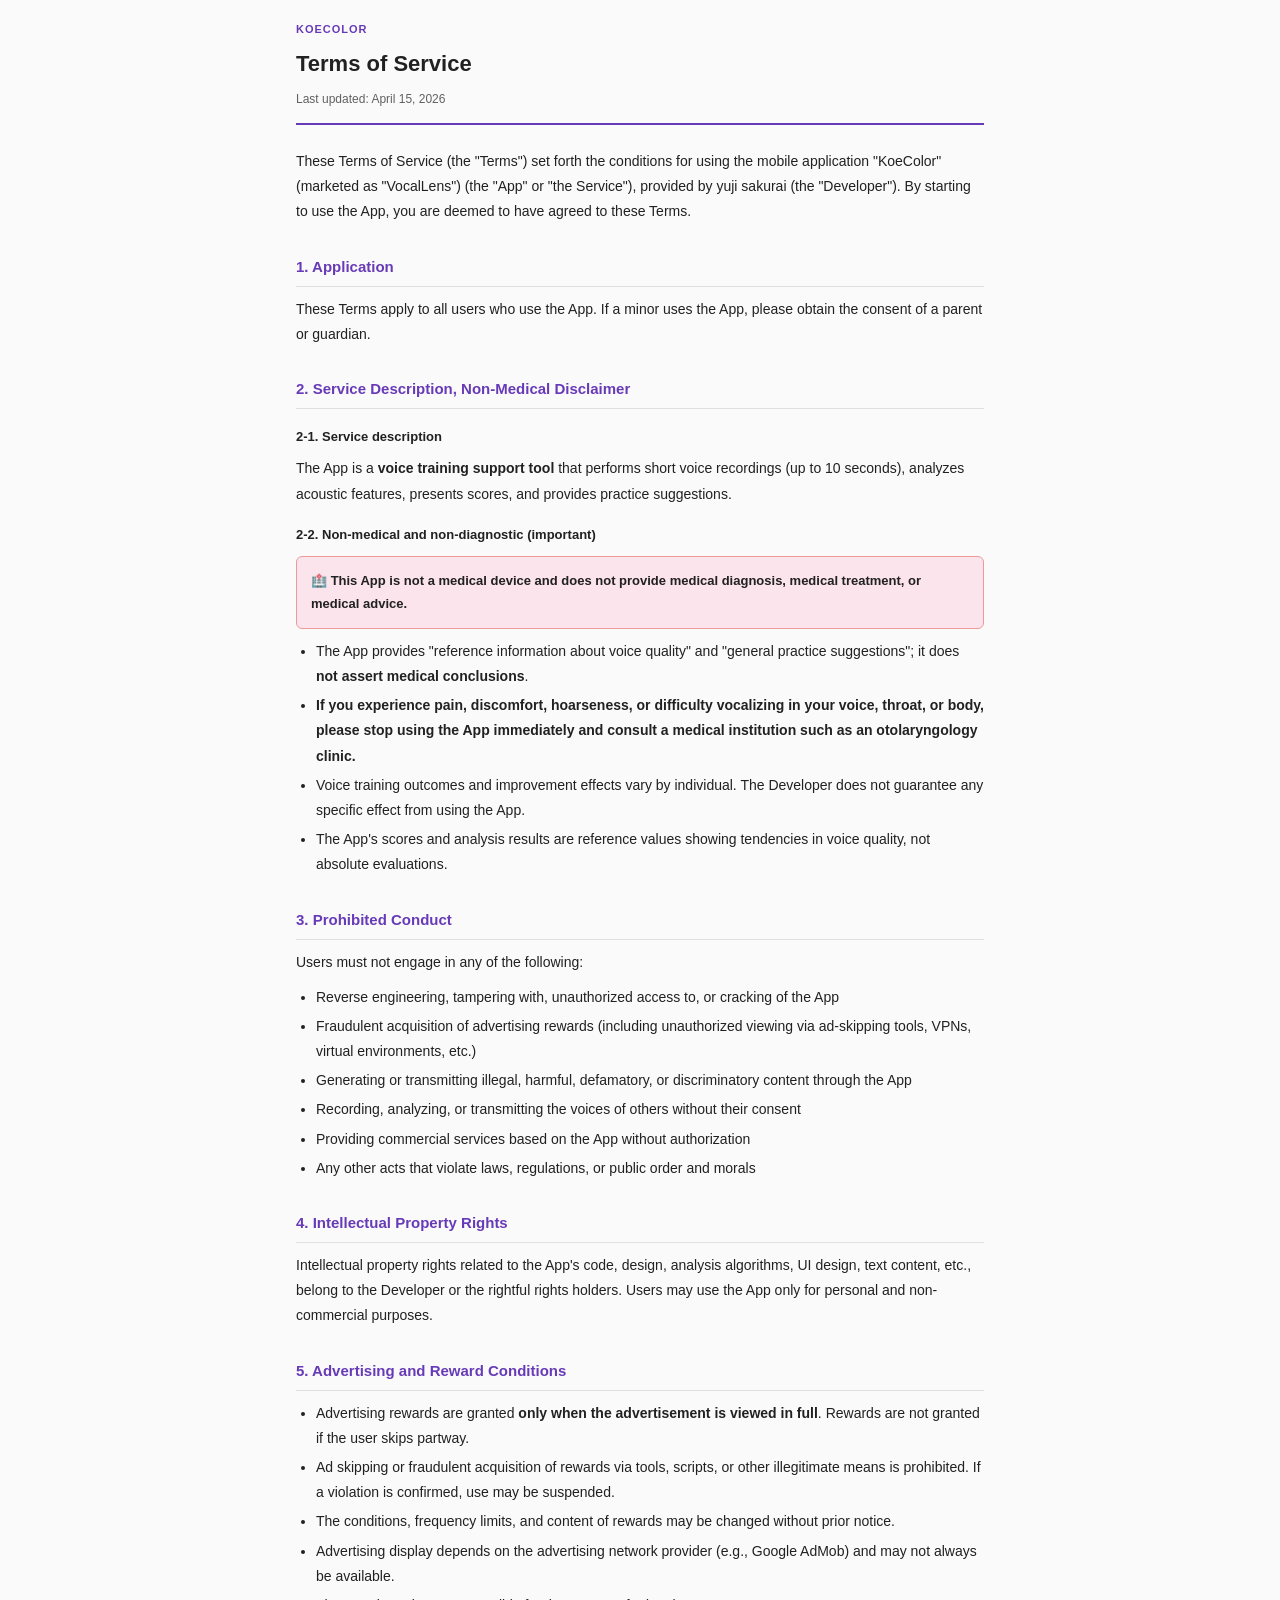
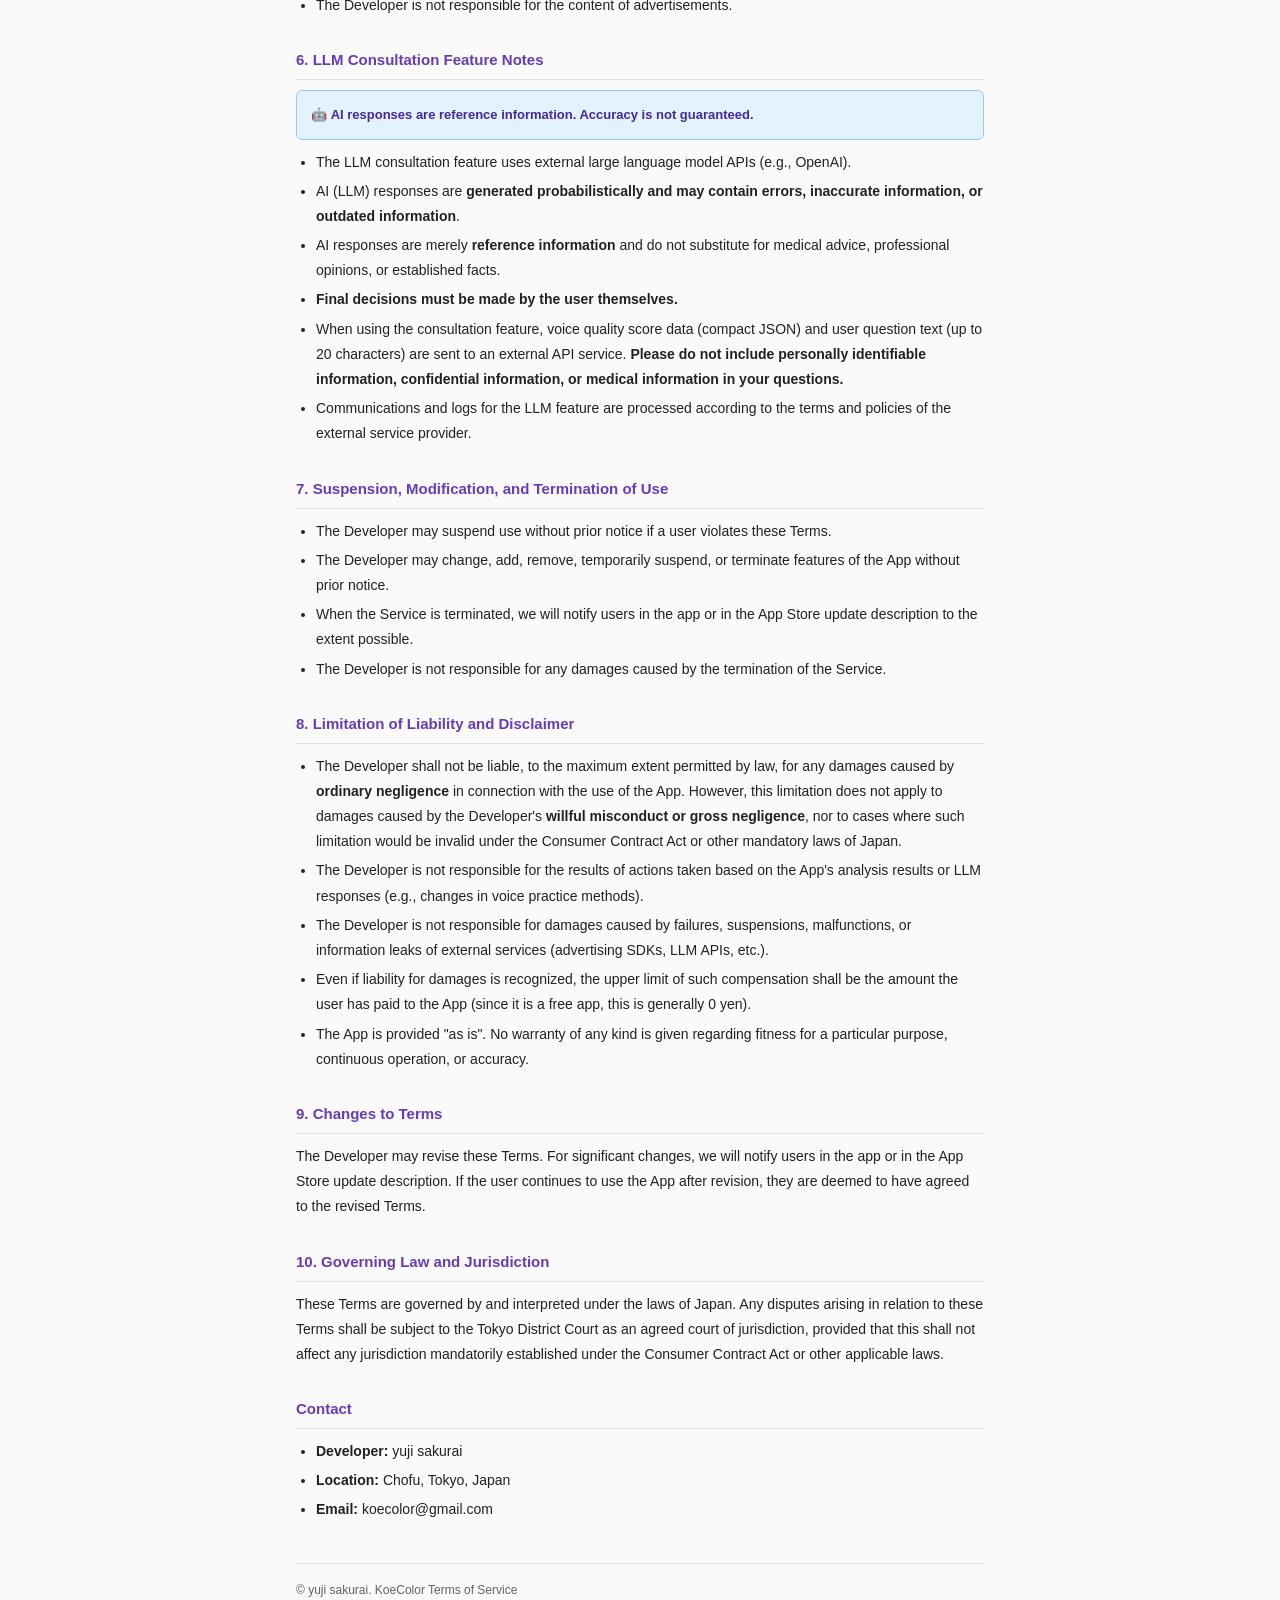
<file: docs/terms-of-service-en.html>
<!DOCTYPE html>
<html lang="en">
<head>
  <meta charset="UTF-8">
  <meta name="viewport" content="width=device-width, initial-scale=1.0">
  <title>Terms of Service - KoeColor</title>
  <link rel="stylesheet" href="css/base.css">
</head>
<body>

<header>
  <div class="app-name">KoeColor</div>
  <h1>Terms of Service</h1>
  <div class="date">Last updated: April 15, 2026</div>
</header>

<p>These Terms of Service (the "Terms") set forth the conditions for using the mobile application "KoeColor" (marketed as "VocalLens") (the "App" or "the Service"), provided by yuji sakurai (the "Developer"). By starting to use the App, you are deemed to have agreed to these Terms.</p>

<h2>1. Application</h2>
<p>These Terms apply to all users who use the App. If a minor uses the App, please obtain the consent of a parent or guardian.</p>

<h2>2. Service Description, Non-Medical Disclaimer</h2>

<h3>2-1. Service description</h3>
<p>The App is a <strong>voice training support tool</strong> that performs short voice recordings (up to 10 seconds), analyzes acoustic features, presents scores, and provides practice suggestions.</p>

<h3>2-2. Non-medical and non-diagnostic (important)</h3>
<div class="important">
  🏥 <strong>This App is not a medical device and does not provide medical diagnosis, medical treatment, or medical advice.</strong>
</div>
<ul>
  <li>The App provides "reference information about voice quality" and "general practice suggestions"; it does <strong>not assert medical conclusions</strong>.</li>
  <li><strong>If you experience pain, discomfort, hoarseness, or difficulty vocalizing in your voice, throat, or body, please stop using the App immediately and consult a medical institution such as an otolaryngology clinic.</strong></li>
  <li>Voice training outcomes and improvement effects vary by individual. The Developer does not guarantee any specific effect from using the App.</li>
  <li>The App's scores and analysis results are reference values showing tendencies in voice quality, not absolute evaluations.</li>
</ul>

<h2>3. Prohibited Conduct</h2>
<p>Users must not engage in any of the following:</p>
<ul>
  <li>Reverse engineering, tampering with, unauthorized access to, or cracking of the App</li>
  <li>Fraudulent acquisition of advertising rewards (including unauthorized viewing via ad-skipping tools, VPNs, virtual environments, etc.)</li>
  <li>Generating or transmitting illegal, harmful, defamatory, or discriminatory content through the App</li>
  <li>Recording, analyzing, or transmitting the voices of others without their consent</li>
  <li>Providing commercial services based on the App without authorization</li>
  <li>Any other acts that violate laws, regulations, or public order and morals</li>
</ul>

<h2>4. Intellectual Property Rights</h2>
<p>Intellectual property rights related to the App's code, design, analysis algorithms, UI design, text content, etc., belong to the Developer or the rightful rights holders. Users may use the App only for personal and non-commercial purposes.</p>

<h2>5. Advertising and Reward Conditions</h2>
<ul>
  <li>Advertising rewards are granted <strong>only when the advertisement is viewed in full</strong>. Rewards are not granted if the user skips partway.</li>
  <li>Ad skipping or fraudulent acquisition of rewards via tools, scripts, or other illegitimate means is prohibited. If a violation is confirmed, use may be suspended.</li>
  <li>The conditions, frequency limits, and content of rewards may be changed without prior notice.</li>
  <li>Advertising display depends on the advertising network provider (e.g., Google AdMob) and may not always be available.</li>
  <li>The Developer is not responsible for the content of advertisements.</li>
</ul>

<h2>6. LLM Consultation Feature Notes</h2>
<div class="ai-note">
  🤖 <strong>AI responses are reference information. Accuracy is not guaranteed.</strong>
</div>
<ul>
  <li>The LLM consultation feature uses external large language model APIs (e.g., OpenAI).</li>
  <li>AI (LLM) responses are <strong>generated probabilistically and may contain errors, inaccurate information, or outdated information</strong>.</li>
  <li>AI responses are merely <strong>reference information</strong> and do not substitute for medical advice, professional opinions, or established facts.</li>
  <li><strong>Final decisions must be made by the user themselves.</strong></li>
  <li>When using the consultation feature, voice quality score data (compact JSON) and user question text (up to 20 characters) are sent to an external API service. <strong>Please do not include personally identifiable information, confidential information, or medical information in your questions.</strong></li>
  <li>Communications and logs for the LLM feature are processed according to the terms and policies of the external service provider.</li>
</ul>

<h2>7. Suspension, Modification, and Termination of Use</h2>
<ul>
  <li>The Developer may suspend use without prior notice if a user violates these Terms.</li>
  <li>The Developer may change, add, remove, temporarily suspend, or terminate features of the App without prior notice.</li>
  <li>When the Service is terminated, we will notify users in the app or in the App Store update description to the extent possible.</li>
  <li>The Developer is not responsible for any damages caused by the termination of the Service.</li>
</ul>

<h2>8. Limitation of Liability and Disclaimer</h2>
<ul>
  <li>The Developer shall not be liable, to the maximum extent permitted by law, for any damages caused by <strong>ordinary negligence</strong> in connection with the use of the App. However, this limitation does not apply to damages caused by the Developer's <strong>willful misconduct or gross negligence</strong>, nor to cases where such limitation would be invalid under the Consumer Contract Act or other mandatory laws of Japan.</li>
  <li>The Developer is not responsible for the results of actions taken based on the App's analysis results or LLM responses (e.g., changes in voice practice methods).</li>
  <li>The Developer is not responsible for damages caused by failures, suspensions, malfunctions, or information leaks of external services (advertising SDKs, LLM APIs, etc.).</li>
  <li>Even if liability for damages is recognized, the upper limit of such compensation shall be the amount the user has paid to the App (since it is a free app, this is generally 0 yen).</li>
  <li>The App is provided "as is". No warranty of any kind is given regarding fitness for a particular purpose, continuous operation, or accuracy.</li>
</ul>

<h2>9. Changes to Terms</h2>
<p>The Developer may revise these Terms. For significant changes, we will notify users in the app or in the App Store update description. If the user continues to use the App after revision, they are deemed to have agreed to the revised Terms.</p>

<h2>10. Governing Law and Jurisdiction</h2>
<p>These Terms are governed by and interpreted under the laws of Japan. Any disputes arising in relation to these Terms shall be subject to the Tokyo District Court as an agreed court of jurisdiction, provided that this shall not affect any jurisdiction mandatorily established under the Consumer Contract Act or other applicable laws.</p>

<h2>Contact</h2>
<ul>
  <li><strong>Developer:</strong> yuji sakurai</li>
  <li><strong>Location:</strong> Chofu, Tokyo, Japan</li>
  <li><strong>Email:</strong> koecolor@gmail.com</li>
</ul>

<footer>
  &copy; yuji sakurai. KoeColor Terms of Service
</footer>

</body>
</html>
</file>
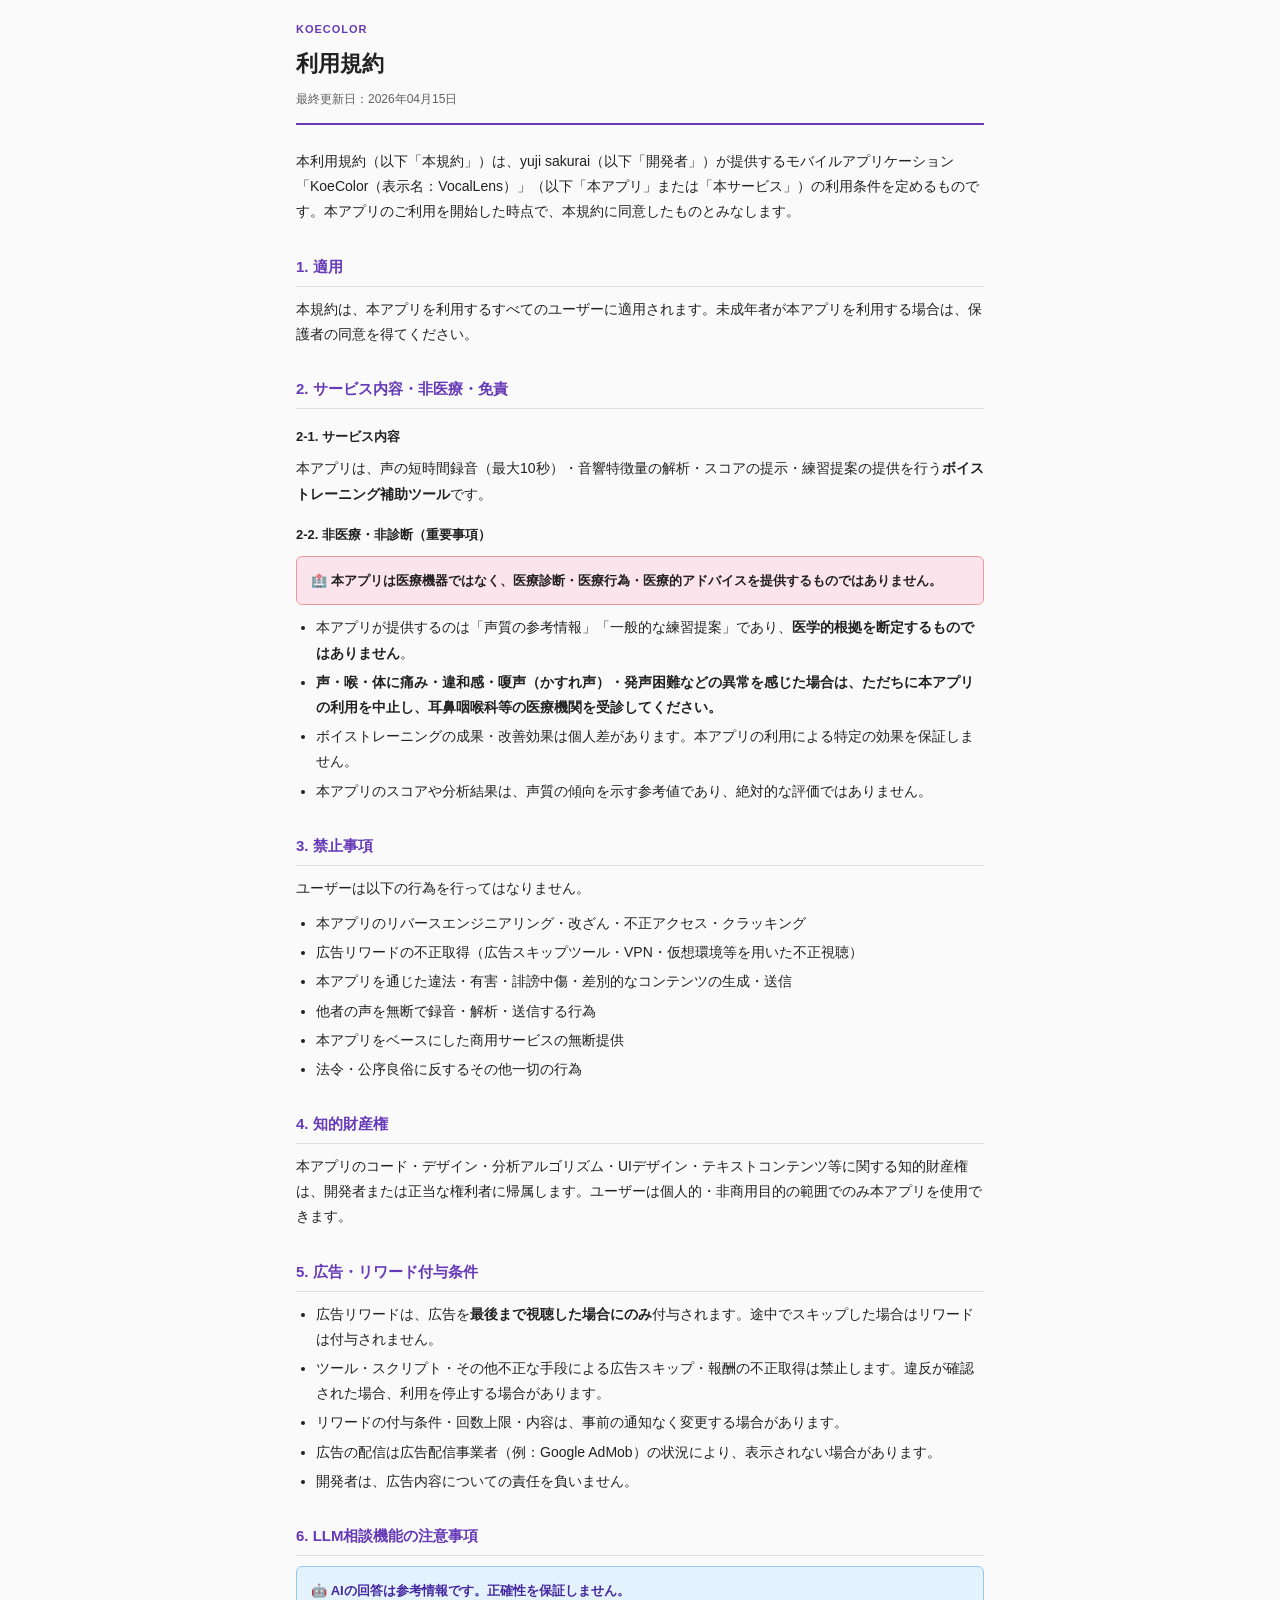
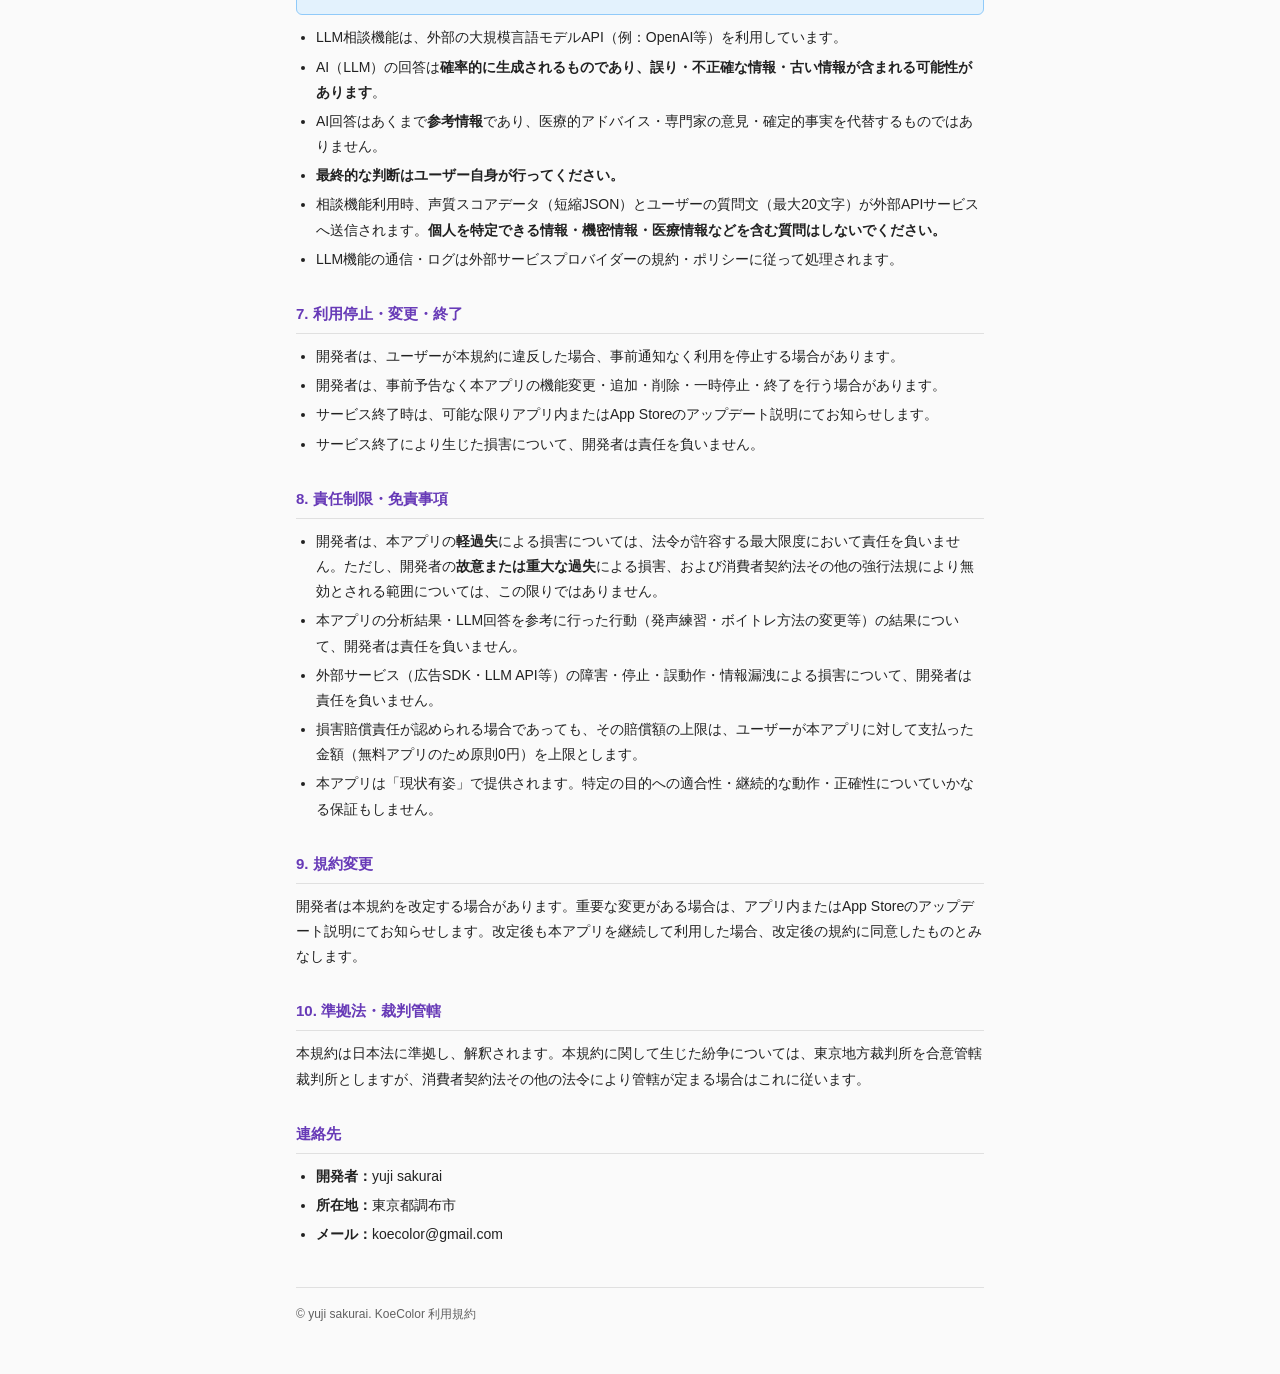
<file: docs/terms-of-service.html>
<!DOCTYPE html>
<html lang="ja">
<head>
  <meta charset="UTF-8">
  <meta name="viewport" content="width=device-width, initial-scale=1.0">
  <title>利用規約 - KoeColor</title>
  <link rel="stylesheet" href="css/base.css">
</head>
<body>

<header>
  <div class="app-name">KoeColor</div>
  <h1>利用規約</h1>
  <div class="date">最終更新日：2026年04月15日</div>
</header>

<p>本利用規約（以下「本規約」）は、yuji sakurai（以下「開発者」）が提供するモバイルアプリケーション「KoeColor（表示名：VocalLens）」（以下「本アプリ」または「本サービス」）の利用条件を定めるものです。本アプリのご利用を開始した時点で、本規約に同意したものとみなします。</p>

<h2>1. 適用</h2>
<p>本規約は、本アプリを利用するすべてのユーザーに適用されます。未成年者が本アプリを利用する場合は、保護者の同意を得てください。</p>

<h2>2. サービス内容・非医療・免責</h2>

<h3>2-1. サービス内容</h3>
<p>本アプリは、声の短時間録音（最大10秒）・音響特徴量の解析・スコアの提示・練習提案の提供を行う<strong>ボイストレーニング補助ツール</strong>です。</p>

<h3>2-2. 非医療・非診断（重要事項）</h3>
<div class="important">
  🏥 <strong>本アプリは医療機器ではなく、医療診断・医療行為・医療的アドバイスを提供するものではありません。</strong>
</div>
<ul>
  <li>本アプリが提供するのは「声質の参考情報」「一般的な練習提案」であり、<strong>医学的根拠を断定するものではありません</strong>。</li>
  <li><strong>声・喉・体に痛み・違和感・嗄声（かすれ声）・発声困難などの異常を感じた場合は、ただちに本アプリの利用を中止し、耳鼻咽喉科等の医療機関を受診してください。</strong></li>
  <li>ボイストレーニングの成果・改善効果は個人差があります。本アプリの利用による特定の効果を保証しません。</li>
  <li>本アプリのスコアや分析結果は、声質の傾向を示す参考値であり、絶対的な評価ではありません。</li>
</ul>

<h2>3. 禁止事項</h2>
<p>ユーザーは以下の行為を行ってはなりません。</p>
<ul>
  <li>本アプリのリバースエンジニアリング・改ざん・不正アクセス・クラッキング</li>
  <li>広告リワードの不正取得（広告スキップツール・VPN・仮想環境等を用いた不正視聴）</li>
  <li>本アプリを通じた違法・有害・誹謗中傷・差別的なコンテンツの生成・送信</li>
  <li>他者の声を無断で録音・解析・送信する行為</li>
  <li>本アプリをベースにした商用サービスの無断提供</li>
  <li>法令・公序良俗に反するその他一切の行為</li>
</ul>

<h2>4. 知的財産権</h2>
<p>本アプリのコード・デザイン・分析アルゴリズム・UIデザイン・テキストコンテンツ等に関する知的財産権は、開発者または正当な権利者に帰属します。ユーザーは個人的・非商用目的の範囲でのみ本アプリを使用できます。</p>

<h2>5. 広告・リワード付与条件</h2>
<ul>
  <li>広告リワードは、広告を<strong>最後まで視聴した場合にのみ</strong>付与されます。途中でスキップした場合はリワードは付与されません。</li>
  <li>ツール・スクリプト・その他不正な手段による広告スキップ・報酬の不正取得は禁止します。違反が確認された場合、利用を停止する場合があります。</li>
  <li>リワードの付与条件・回数上限・内容は、事前の通知なく変更する場合があります。</li>
  <li>広告の配信は広告配信事業者（例：Google AdMob）の状況により、表示されない場合があります。</li>
  <li>開発者は、広告内容についての責任を負いません。</li>
</ul>

<h2>6. LLM相談機能の注意事項</h2>
<div class="ai-note">
  🤖 <strong>AIの回答は参考情報です。正確性を保証しません。</strong>
</div>
<ul>
  <li>LLM相談機能は、外部の大規模言語モデルAPI（例：OpenAI等）を利用しています。</li>
  <li>AI（LLM）の回答は<strong>確率的に生成されるものであり、誤り・不正確な情報・古い情報が含まれる可能性があります</strong>。</li>
  <li>AI回答はあくまで<strong>参考情報</strong>であり、医療的アドバイス・専門家の意見・確定的事実を代替するものではありません。</li>
  <li><strong>最終的な判断はユーザー自身が行ってください。</strong></li>
  <li>相談機能利用時、声質スコアデータ（短縮JSON）とユーザーの質問文（最大20文字）が外部APIサービスへ送信されます。<strong>個人を特定できる情報・機密情報・医療情報などを含む質問はしないでください。</strong></li>
  <li>LLM機能の通信・ログは外部サービスプロバイダーの規約・ポリシーに従って処理されます。</li>
</ul>

<h2>7. 利用停止・変更・終了</h2>
<ul>
  <li>開発者は、ユーザーが本規約に違反した場合、事前通知なく利用を停止する場合があります。</li>
  <li>開発者は、事前予告なく本アプリの機能変更・追加・削除・一時停止・終了を行う場合があります。</li>
  <li>サービス終了時は、可能な限りアプリ内またはApp Storeのアップデート説明にてお知らせします。</li>
  <li>サービス終了により生じた損害について、開発者は責任を負いません。</li>
</ul>

<h2>8. 責任制限・免責事項</h2>
<ul>
  <li>開発者は、本アプリの<strong>軽過失</strong>による損害については、法令が許容する最大限度において責任を負いません。ただし、開発者の<strong>故意または重大な過失</strong>による損害、および消費者契約法その他の強行法規により無効とされる範囲については、この限りではありません。</li>
  <li>本アプリの分析結果・LLM回答を参考に行った行動（発声練習・ボイトレ方法の変更等）の結果について、開発者は責任を負いません。</li>
  <li>外部サービス（広告SDK・LLM API等）の障害・停止・誤動作・情報漏洩による損害について、開発者は責任を負いません。</li>
  <li>損害賠償責任が認められる場合であっても、その賠償額の上限は、ユーザーが本アプリに対して支払った金額（無料アプリのため原則0円）を上限とします。</li>
  <li>本アプリは「現状有姿」で提供されます。特定の目的への適合性・継続的な動作・正確性についていかなる保証もしません。</li>
</ul>

<h2>9. 規約変更</h2>
<p>開発者は本規約を改定する場合があります。重要な変更がある場合は、アプリ内またはApp Storeのアップデート説明にてお知らせします。改定後も本アプリを継続して利用した場合、改定後の規約に同意したものとみなします。</p>

<h2>10. 準拠法・裁判管轄</h2>
<p>本規約は日本法に準拠し、解釈されます。本規約に関して生じた紛争については、東京地方裁判所を合意管轄裁判所としますが、消費者契約法その他の法令により管轄が定まる場合はこれに従います。</p>

<h2>連絡先</h2>
<ul>
  <li><strong>開発者：</strong>yuji sakurai</li>
  <li><strong>所在地：</strong>東京都調布市</li>
  <li><strong>メール：</strong>koecolor@gmail.com</li>
</ul>

<footer>
  &copy; yuji sakurai. KoeColor 利用規約
</footer>

</body>
</html>
</file>
<file: docs/css/base.css>
/* ------------------------------------------------------------------ */
/* Defaults = KoeColor / purple theme.                                  */
/* Override --accent, --th-bg, --important-bg, --important-border       */
/* and --app-name-letter-spacing per page as needed.                    */
/* ------------------------------------------------------------------ */
:root {
  --text:                  #212121;
  --sub:                   #616161;
  --border:                #E0E0E0;
  --bg:                    #FAFAFA;
  --warn-bg:               #FFF8E1;
  --warn-border:           #FFB300;
  --accent:                #673AB7;
  --th-bg:                 #EDE7F6;
  --th-color:              var(--accent);
  --important-bg:          #FCE4EC;
  --important-border:      #EF9A9A;
  --app-name-letter-spacing: 1px;
}

/* Reset */
* { box-sizing: border-box; margin: 0; padding: 0; }

/* Body — font-family by lang attribute */
html[lang="ja"] body { font-family: -apple-system, 'Hiragino Sans', 'Yu Gothic', sans-serif; }
html[lang="en"] body { font-family: -apple-system, 'Helvetica Neue', Arial, sans-serif; }
body {
  font-size: 14px;
  line-height: 1.8;
  color: var(--text);
  background: var(--bg);
  padding: 20px 16px 48px;
  max-width: 720px;
  margin: 0 auto;
}

/* Header */
header {
  border-bottom: 2px solid var(--accent);
  padding-bottom: 12px;
  margin-bottom: 24px;
}
header .app-name {
  font-size: 11px;
  color: var(--accent);
  font-weight: 600;
  letter-spacing: var(--app-name-letter-spacing);
  text-transform: uppercase;
  margin-bottom: 4px;
}
header h1 { font-size: 22px; font-weight: 700; color: var(--text); }
header .date { font-size: 12px; color: var(--sub); margin-top: 6px; }

/* Headings */
h2 {
  font-size: 15px;
  font-weight: 700;
  color: var(--accent);
  margin: 28px 0 10px;
  padding-bottom: 6px;
  border-bottom: 1px solid var(--border);
}
h3 { font-size: 13px; font-weight: 700; color: var(--text); margin: 16px 0 8px; }

/* Text */
p { margin-bottom: 10px; }
ul, ol { padding-left: 20px; margin-bottom: 10px; }
li { margin-bottom: 4px; }
a { color: var(--accent); text-decoration: none; }
a:hover { text-decoration: underline; }

/* Table */
table { width: 100%; border-collapse: collapse; margin-bottom: 14px; font-size: 13px; }
th {
  background: var(--th-bg);
  color: var(--th-color);
  font-weight: 600;
  padding: 8px 10px;
  text-align: left;
  border: 1px solid var(--border);
}
td { padding: 7px 10px; border: 1px solid var(--border); vertical-align: top; }
tr:nth-child(even) td { background: #F5F5F5; }

/* Info boxes */
.warning {
  background: var(--warn-bg);
  border-left: 4px solid var(--warn-border);
  border-radius: 4px;
  padding: 12px 14px;
  margin-bottom: 24px;
  font-size: 12px;
  color: #5D4037;
}
.note {
  background: var(--warn-bg);
  border-left: 4px solid var(--warn-border);
  border-radius: 4px;
  padding: 12px 14px;
  margin: 10px 0;
  font-size: 12px;
  color: #5D4037;
}
.important {
  background: var(--important-bg);
  border: 1px solid var(--important-border);
  border-radius: 6px;
  padding: 12px 14px;
  margin: 10px 0;
  font-size: 13px;
  font-weight: 500;
}
.ai-note {
  background: #E3F2FD;
  border: 1px solid #90CAF9;
  border-radius: 6px;
  padding: 12px 14px;
  margin: 10px 0;
  font-size: 13px;
  color: #4527A0;
}
.contact-box {
  background: #fff;
  border: 1px solid var(--border);
  border-radius: 6px;
  padding: 14px 16px;
  margin: 12px 0;
}

/* Footer */
footer {
  margin-top: 40px;
  padding-top: 16px;
  border-top: 1px solid var(--border);
  font-size: 12px;
  color: var(--sub);
}

/* Index page */
.section { margin-bottom: 32px; }
.section-title {
  font-size: 11px;
  font-weight: 600;
  letter-spacing: 1px;
  text-transform: uppercase;
  margin-bottom: 10px;
  padding-bottom: 6px;
  border-bottom: 1px solid var(--border);
}
.doc-list { list-style: none; padding: 0; }
.doc-list li { margin-bottom: 0; }
.doc-list a {
  display: flex;
  justify-content: space-between;
  align-items: center;
  padding: 12px 14px;
  border: 1px solid var(--border);
  border-radius: 6px;
  margin-bottom: 8px;
  text-decoration: none;
  color: var(--text);
  background: #fff;
  transition: border-color 0.15s;
}
.doc-list a:hover { border-color: #999; }
.doc-list .doc-name { font-weight: 500; font-size: 14px; }
.doc-list .doc-arrow { color: var(--sub); font-size: 16px; }
</file>
